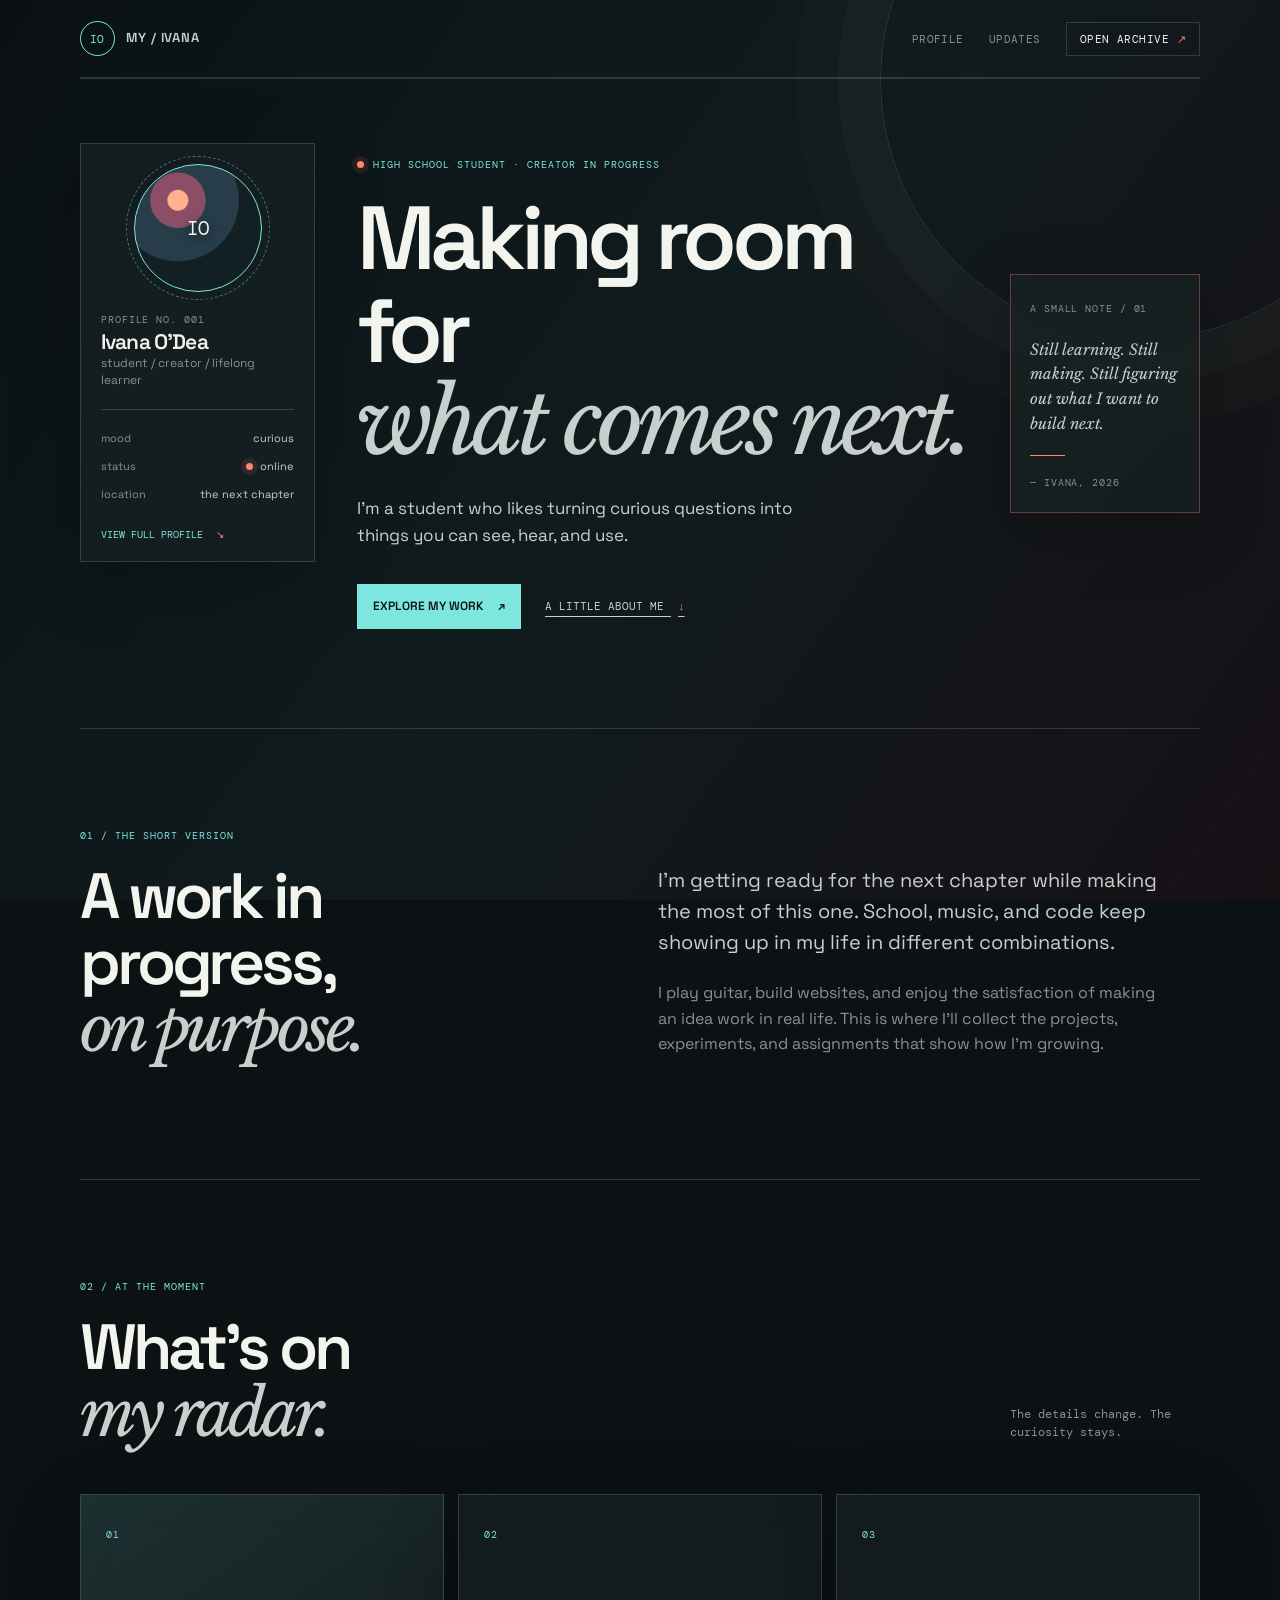
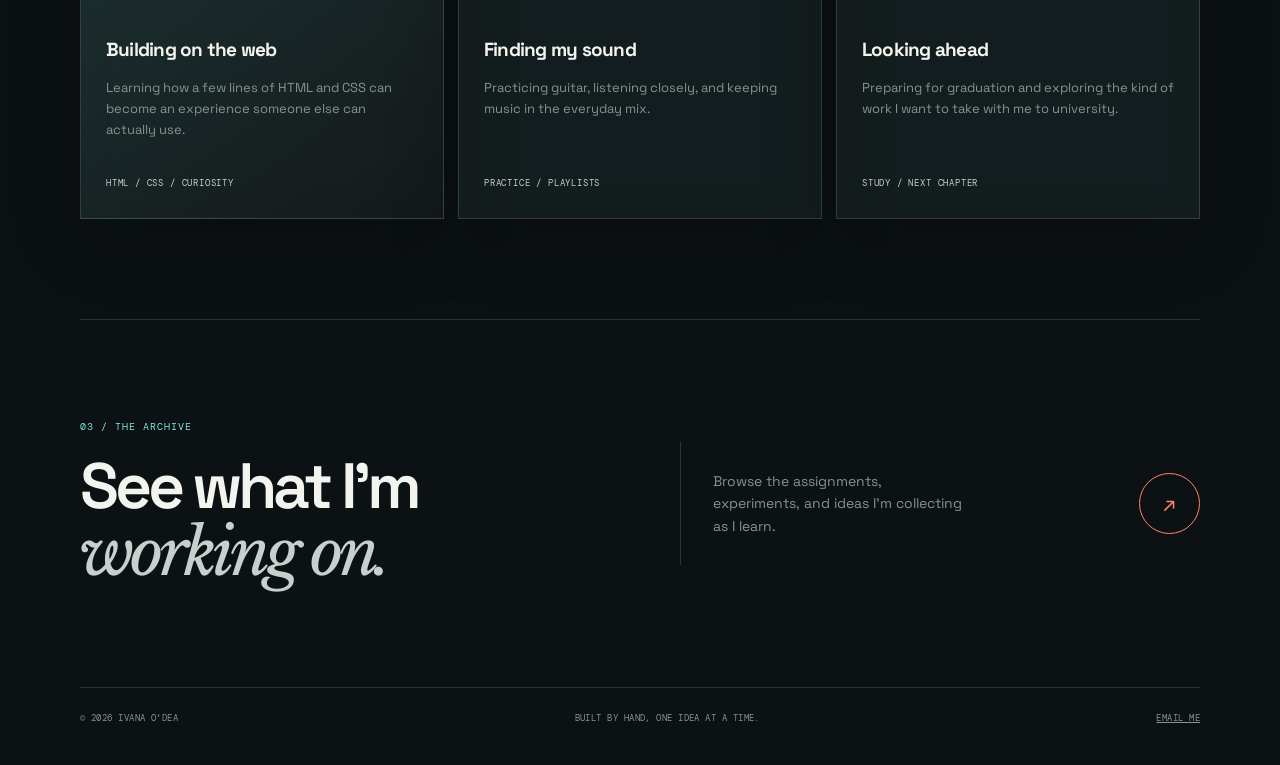
<file: index.html>
<!doctype html>
<html lang="en">

<head>
  <meta charset="utf-8">
  <meta name="viewport" content="width=device-width, initial-scale=1">

  <title>Ivana O'Dea | Student, creator, and lifelong learner</title>

  <meta name="description"
    content="The personal portfolio of Ivana O'Dea: a high school student exploring code, music, and creative work.">

  <link rel="stylesheet" href="styles.css">
</head>

<body>
  <div class="page-shell">
    <nav class="site-nav" aria-label="Main navigation">
      <a class="brand" href="index.html" aria-label="Ivana O'Dea home">
        <span class="brand-mark">IO</span>
        <span>my / ivana</span>
      </a>
      <div class="nav-links">
        <a href="#about">profile</a>
        <a href="#now">updates</a>
        <a class="nav-cta" href="assignments/index.html">open archive <span aria-hidden="true">↗</span></a>
      </div>
    </nav>

    <main>
      <section class="hero" aria-labelledby="hero-title">
        <aside class="profile-card glass-panel" aria-label="Profile summary">
          <div class="profile-photo" aria-hidden="true"><span>IO</span></div>
          <p class="profile-label">profile no. 001</p>
          <h2>Ivana O'Dea</h2>
          <p class="profile-role">student / creator / lifelong learner</p>
          <div class="profile-rule"></div>
          <dl class="profile-meta">
            <div>
              <dt>mood</dt>
              <dd>curious</dd>
            </div>
            <div>
              <dt>status</dt>
              <dd><span class="status-dot"></span> online</dd>
            </div>
            <div>
              <dt>location</dt>
              <dd>the next chapter</dd>
            </div>
          </dl>
          <a class="profile-link" href="#about">view full profile <span aria-hidden="true">↘</span></a>
        </aside>
        <div class="hero-stage">
          <div class="hero-copy">
            <p class="kicker"><span class="status-dot"></span> High school student · creator in progress</p>
            <h1 id="hero-title">Making room for<br><em>what comes next.</em></h1>
            <p class="hero-intro">I'm a student who likes turning curious questions into things you can see, hear, and
              use.</p>
            <div class="hero-actions">
              <a class="button button-primary" href="assignments/index.html">explore my work <span
                  aria-hidden="true">↗</span></a>
              <a class="text-link" href="#about">a little about me <span aria-hidden="true">↓</span></a>
            </div>
          </div>
          <aside class="hero-note glass-panel" aria-label="Personal note">
            <span class="note-label">a small note / 01</span>
            <p>Still learning. Still making. Still figuring out what I want to build next.</p>
            <span class="note-line"></span>
            <span class="note-signoff">— Ivana, 2026</span>
          </aside>
        </div>
      </section>

      <section class="about-section" id="about" aria-labelledby="about-title">
        <div class="section-heading">
          <p class="kicker">01 / The short version</p>
          <h2 id="about-title">A work in progress,<br><em>on purpose.</em></h2>
        </div>
        <div class="about-copy">
          <p class="large-copy">I'm getting ready for the next chapter while making the most of this one. School, music,
            and code keep showing up in my life in different combinations.</p>
          <p>I play guitar, build websites, and enjoy the satisfaction of making an idea work in real life. This is
            where I’ll collect the projects, experiments, and assignments that show how I’m growing.</p>
        </div>
      </section>

      <section class="now-section" id="now" aria-labelledby="now-title">
        <div class="section-heading split-heading">
          <div>
            <p class="kicker">02 / At the moment</p>
            <h2 id="now-title">What’s on<br><em>my radar.</em></h2>
          </div>
          <p class="section-aside">The details change. The curiosity stays.</p>
        </div>
        <div class="now-grid">
          <article class="glass-card featured-card">
            <span class="card-number">01</span>
            <h3>Building on the web</h3>
            <p>Learning how a few lines of HTML and CSS can become an experience someone else can actually use.</p>
            <span class="card-tag">HTML / CSS / curiosity</span>
          </article>
          <article class="glass-card">
            <span class="card-number">02</span>
            <h3>Finding my sound</h3>
            <p>Practicing guitar, listening closely, and keeping music in the everyday mix.</p>
            <span class="card-tag">Practice / playlists</span>
          </article>
          <article class="glass-card">
            <span class="card-number">03</span>
            <h3>Looking ahead</h3>
            <p>Preparing for graduation and exploring the kind of work I want to take with me to university.</p>
            <span class="card-tag">Study / next chapter</span>
          </article>
        </div>
      </section>

      <section class="assignments-panel" aria-labelledby="assignments-title">
        <div>
          <p class="kicker">03 / The archive</p>
          <h2 id="assignments-title">See what I’m<br><em>working on.</em></h2>
        </div>
        <div class="archive-action">
          <p>Browse the assignments, experiments, and ideas I’m collecting as I learn.</p>
          <a class="round-link" href="assignments/index.html" aria-label="Open assignments"><span
              aria-hidden="true">↗</span></a>
        </div>
      </section>
    </main>

    <footer>
      <p>© 2026 Ivana O'Dea</p>
      <p>Built by hand, one idea at a time.</p>
      <p><a href="mailto:io62428@stu.alaschools.org">email me</a></p>
    </footer>
  </div>

</body>

</html>
</file>
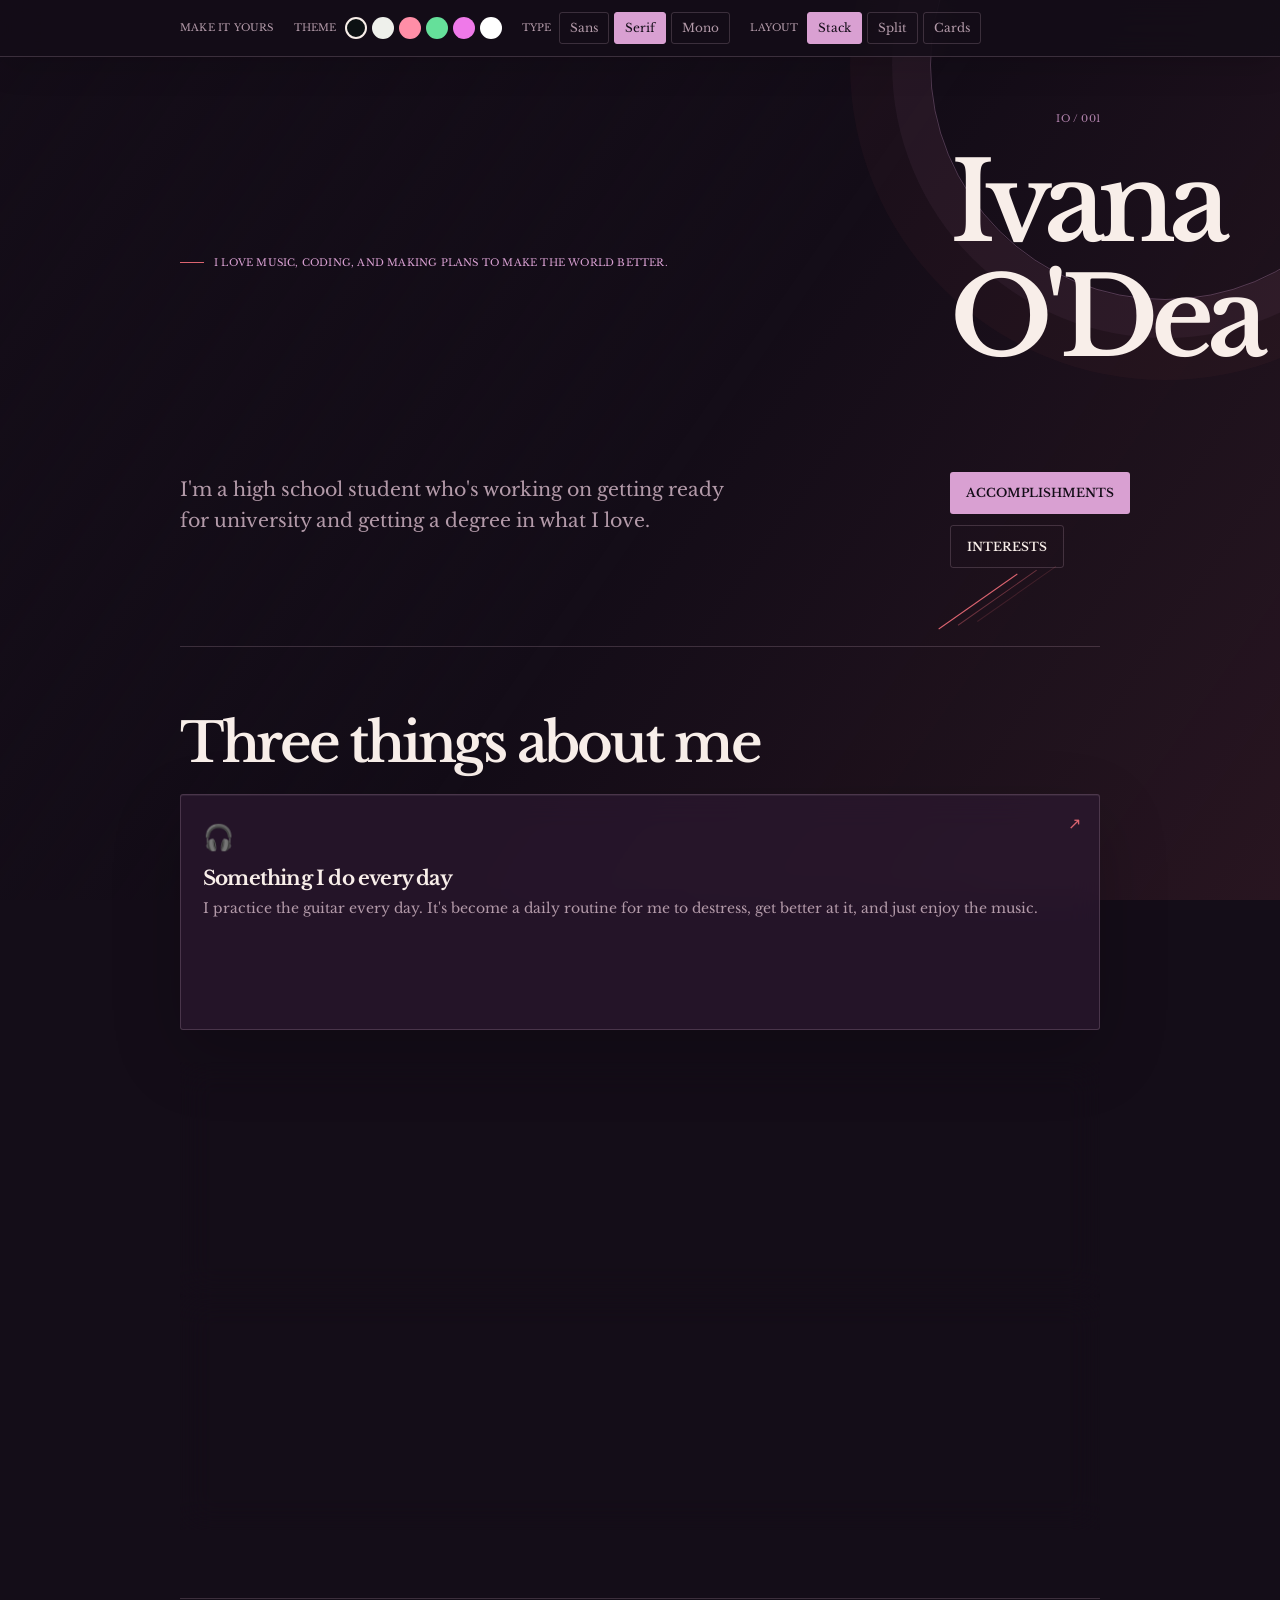
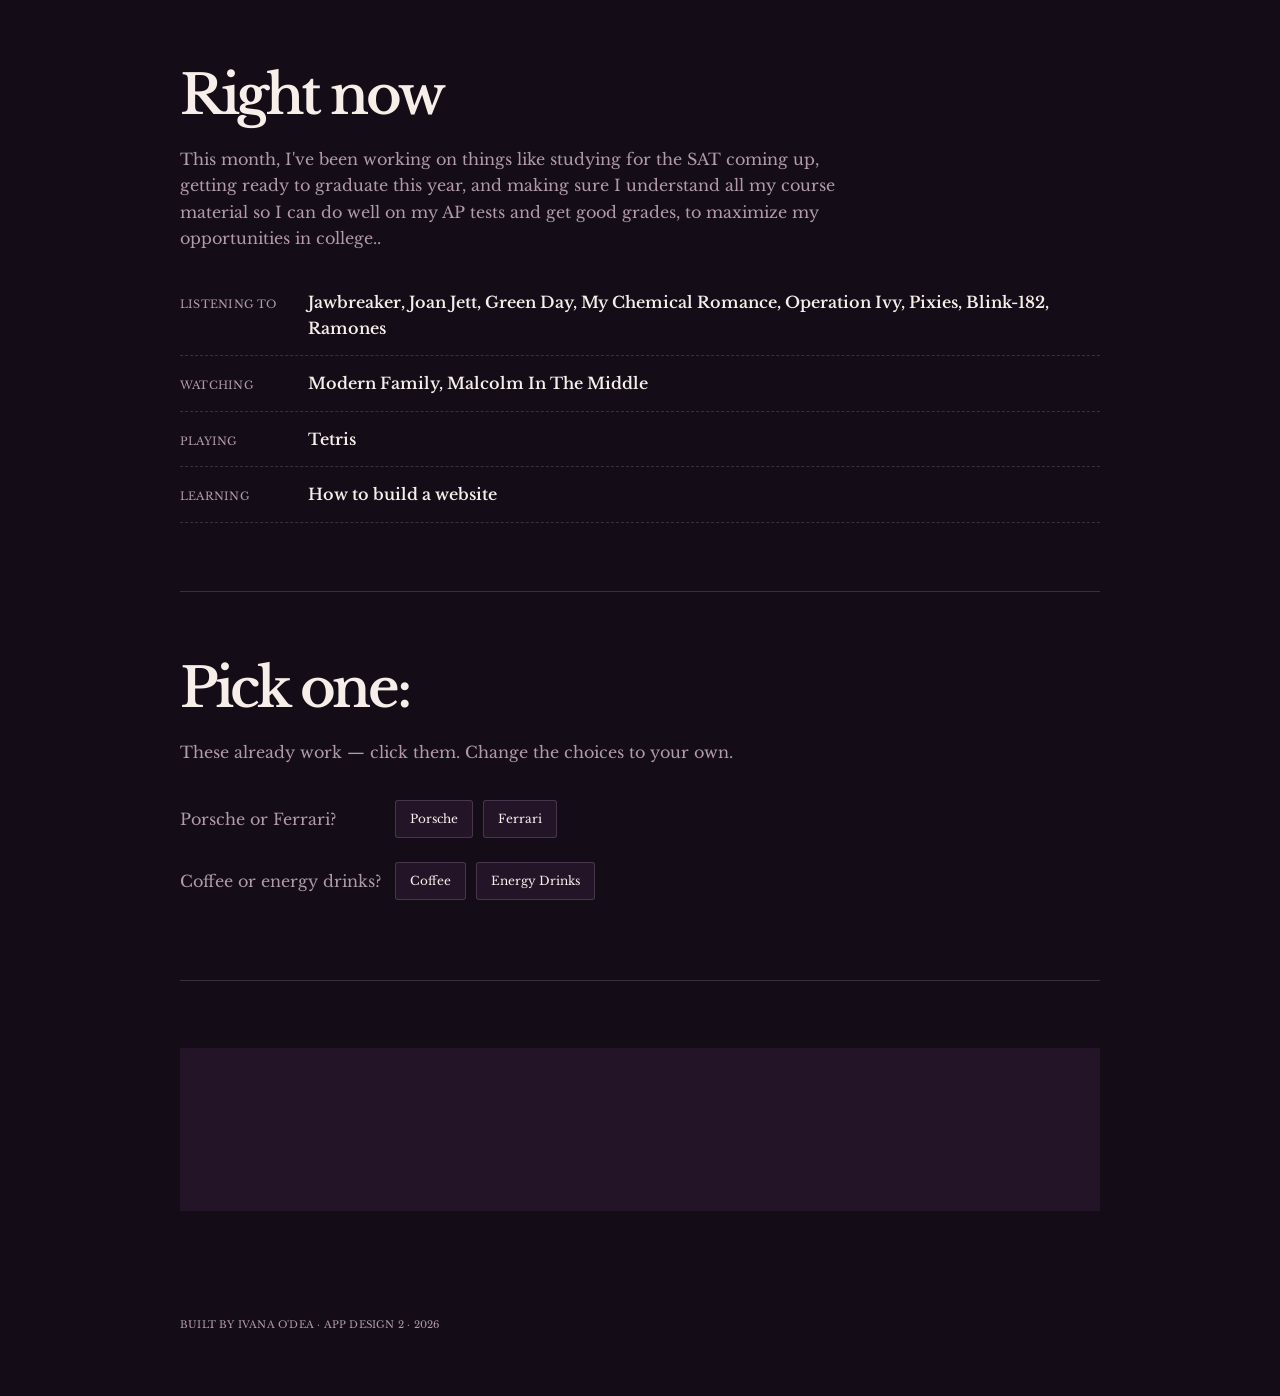
<file: assignments/index.html>
<!DOCTYPE html>


<html lang="en" data-theme="midnight" data-font="serif" data-layout="stack">

<head>
  <meta charset="utf-8">
  <meta name="viewport" content="width=device-width, initial-scale=1">

  <!-- TODO 1 — Put your name in the tab.
       This is what shows on the browser tab, not on the page. -->
  <title>Ivana O'Dea</title>

  <link rel="stylesheet" href="styles.css">
</head>

<body>

  <!-- ═══════════════════════════════════════════════════════════════════════
     THE CONTROL BAR
     These buttons already work. You do not have to touch them.
     Later in the unit you will learn how they work.
     ═══════════════════════════════════════════════════════════════════ -->
  <header class="controls" aria-label="Page controls">
    <span class="controls-label">Make it yours</span>

    <div class="control">
      <span class="control-name">Theme</span>
      <div class="swatches" data-control="theme">
        <button data-value="midnight" class="sw sw-midnight" aria-label="Midnight"></button>
        <button data-value="paper" class="sw sw-paper" aria-label="Paper"></button>
        <button data-value="sunset" class="sw sw-sunset" aria-label="Sunset"></button>
        <button data-value="forest" class="sw sw-forest" aria-label="Forest"></button>
        <button data-value="candy" class="sw sw-candy" aria-label="Candy"></button>
        <button data-value="mono" class="sw sw-mono" aria-label="Mono"></button>
      </div>
    </div>

    <div class="control">
      <span class="control-name">Type</span>
      <div class="pills" data-control="font">
        <button data-value="sans">Sans</button>
        <button data-value="serif">Serif</button>
        <button data-value="mono">Mono</button>
      </div>
    </div>

    <div class="control">
      <span class="control-name">Layout</span>
      <div class="pills" data-control="layout">
        <button data-value="stack">Stack</button>
        <button data-value="split">Split</button>
        <button data-value="cards">Cards</button>
      </div>
    </div>
  </header>

  <main>

    <!-- ═════════════════════════════════════════════════════════════════════
       SECTION 1 — THE HERO
       This is the first thing anyone sees. Make it sound like you.
       ═══════════════════════════════════════════════════════════════════ -->
    <section class="hero">
      <!-- TODO 2 — Replace this with something true about you in 3-5 words.
         Not "Welcome to my website". Something only you would write. -->
      <p class="eyebrow">I love music, coding, and making plans to make the world better.</p>

      <!-- TODO 3 — Your name. This is the biggest text on the page. -->
      <h1>Ivana O'Dea</h1>

      <!-- TODO 4 — One sentence. What should someone know about you first? -->
      <p class="lede">
        I'm a high school student who's working on getting ready for university and getting a degree in what I love.
      </p>

      <!-- TODO 5 — Change these two buttons to say what YOU want them to say. -->
      <div class="hero-actions">
        <a class="btn btn-solid" href="#things">Accomplishments</a>
        <a class="btn btn-ghost" href="#now">Interests</a>
      </div>
    </section>

    <!-- ═════════════════════════════════════════════════════════════════════
       SECTION 2 — THREE THINGS
       ═══════════════════════════════════════════════════════════════════ -->
    <section id="things">
      <h2>Three things about me</h2>

      <div class="grid">
        <!-- TODO 6 — Replace all three cards. Keep the shape, change the words.
           The emoji is just text — swap it for any character you like. -->
        <article class="card" data-reveal>
          <span class="card-icon">🎧</span>
          <h3>Something I do every day</h3>
          <p>I practice the guitar every day. It's become a daily routine for me to destress, get better at it, and just
            enjoy the music.</p>
        </article>

        <article class="card" data-reveal>
          <span class="card-icon">🛠️</span>
          <h3>Something I am good at</h3>
          <p>I've always been really good with creating things, whether it's online or in real life. I love creating
            music, I love building things, I love fixing things and I love to program things.</p>
        </article>

        <article class="card" data-reveal>
          <span class="card-icon">🎯</span>
          <h3>Something I want to get better at</h3>
          <p>Even though I've been doing it for a long time, I want to become a better programmer, because it's an
            important skill to have, and I'm going to use it in my job in the future.</p>
        </article>
      </div>
    </section>

    <!-- ═════════════════════════════════════════════════════════════════════
       SECTION 3 — THE NOW LIST
       ═══════════════════════════════════════════════════════════════════ -->
    <section id="now">
      <h2>Right now</h2>
      <p class="section-note">This month, I've been working on things like studying for the SAT coming up, getting ready
        to graduate this year, and making sure I understand all my course material so I can do well on my AP tests and
        get good grades, to maximize my opportunities in college..</p>

      <!-- TODO 7 — Change every line. Add or delete rows: copy a whole
         <li> ... </li> block to add one, delete the block to remove one. -->
      <ul class="nowlist">
        <li><span class="now-k">Listening to</span><span class="now-v">Jawbreaker, Joan Jett, Green Day, My Chemical
            Romance, Operation Ivy, Pixies, Blink-182, Ramones</span></li>
        <li><span class="now-k">Watching</span><span class="now-v">Modern Family, Malcolm In The Middle</span></li>
        <li><span class="now-k">Playing</span><span class="now-v">Tetris</span></li>
        <li><span class="now-k">Learning</span><span class="now-v">How to build a website</span></li>
      </ul>
    </section>

    <!-- ═════════════════════════════════════════════════════════════════════
       SECTION 4 — THE PICK-ONE
       Click the options. The page remembers your answer.
       ═══════════════════════════════════════════════════════════════════ -->
    <section>
      <h2>Pick one:</h2>
      <p class="section-note">These already work — click them. Change the choices to your own.</p>

      <!-- TODO 8 — Write two of your own either/or questions.
         Change the text inside the buttons. -->
      <div class="picker" data-picker="q1">
        <span class="picker-q">Porsche or Ferrari?</span>
        <button data-pick="Porsche">Porsche</button>
        <button data-pick="Ferrari">Ferrari</button>
      </div>

      <div class="picker" data-picker="q2">
        <span class="picker-q">Coffee or energy drinks?</span>
        <button data-pick="Coffee">Coffee</button>
        <button data-pick="Energy Drinks">Energy Drinks</button>
      </div>
    </section>

    <!-- ═════════════════════════════════════════════════════════════════════
       SECTION 5 — THE QUOTE
       ═══════════════════════════════════════════════════════════════════ -->
    <section>
      <!-- TODO 9 — A line you actually like. A lyric, a saying, your own words. -->
      <blockquote>
        <p>What's the closest you can come to an almost total wreck and still walk away, all limbs intact?</p>
        <cite>— Jawbreaker/Blake Schwarzenbach, Accident Prone</cite>
      </blockquote>
    </section>

  </main>

  <footer>
    <!-- TODO 10 — Your name and the year. -->
    <p>Built by Ivana O'Dea · App Design 2 · 2026</p>
  </footer>

  <!-- app.js is DONE FOR YOU. Do not edit it yet — we open it in Unit 03. -->
  <script src="app.js"></script>
</body>

</html>
</file>
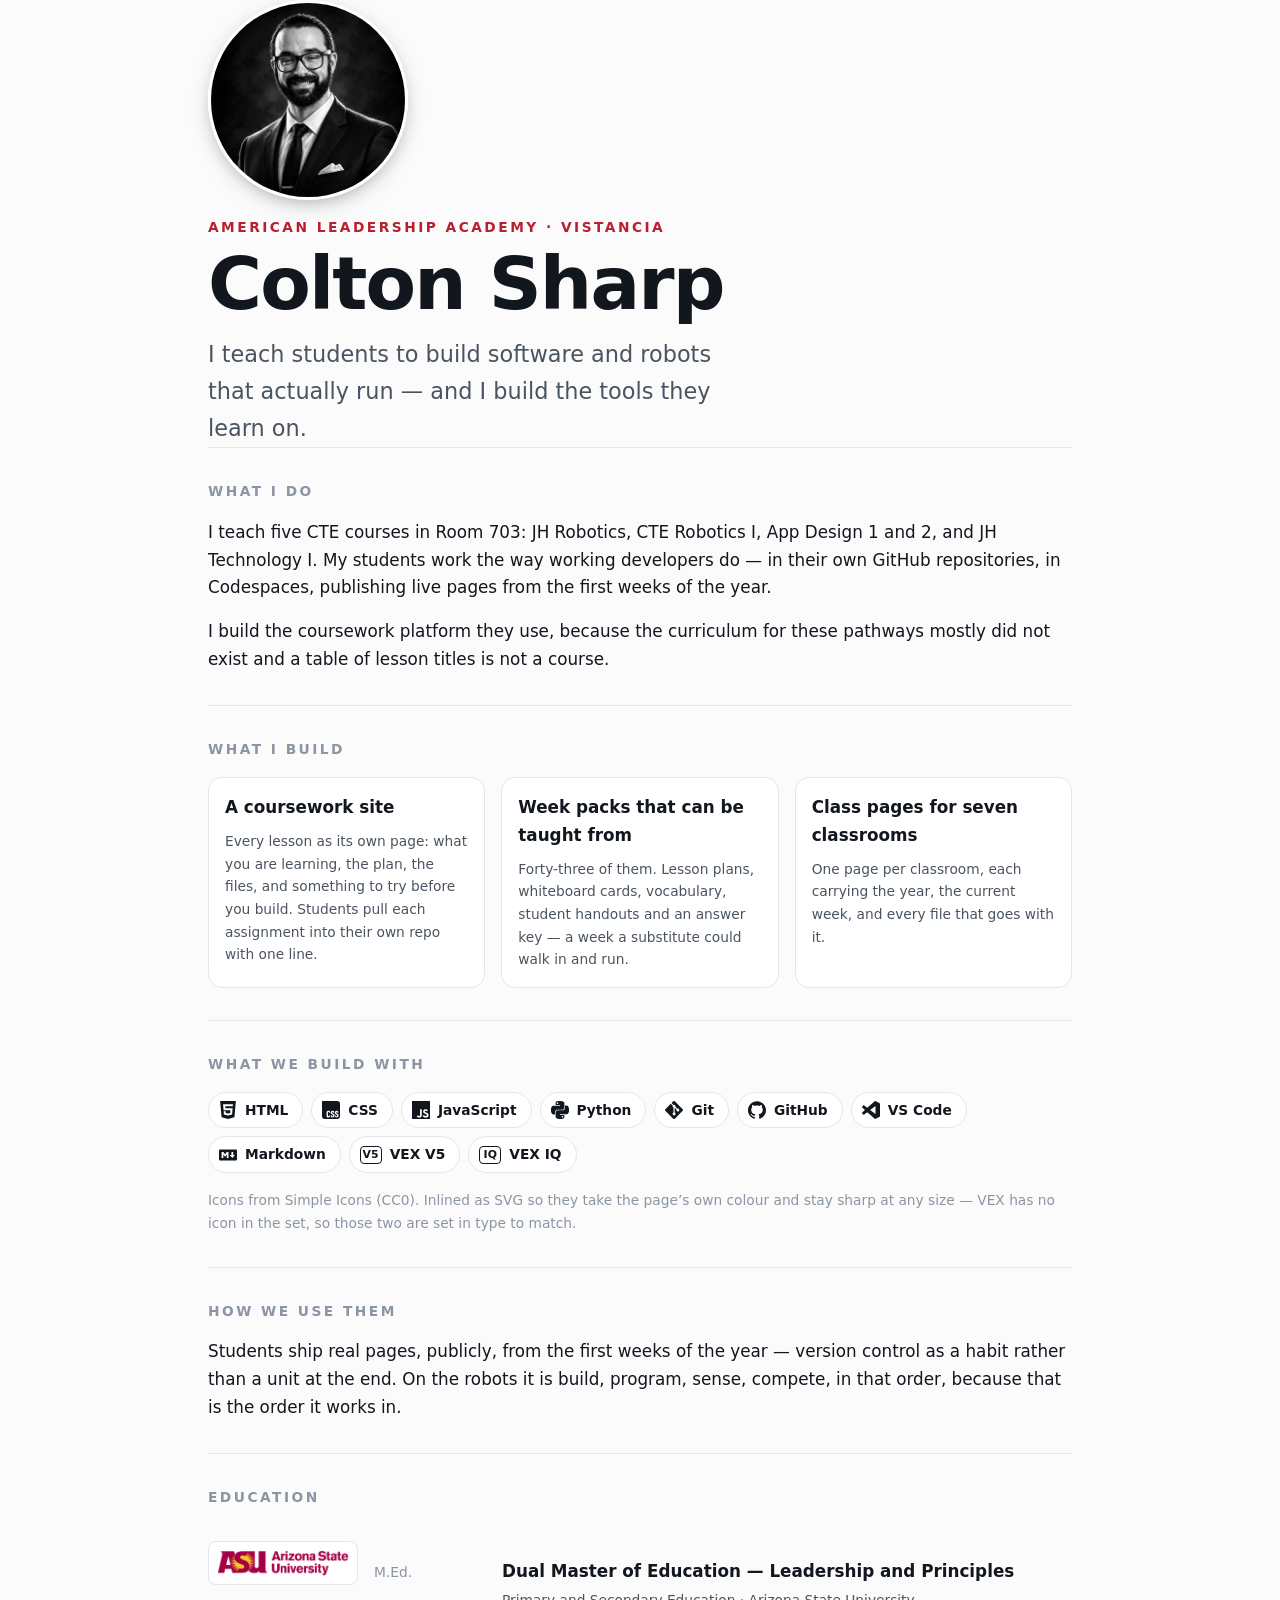
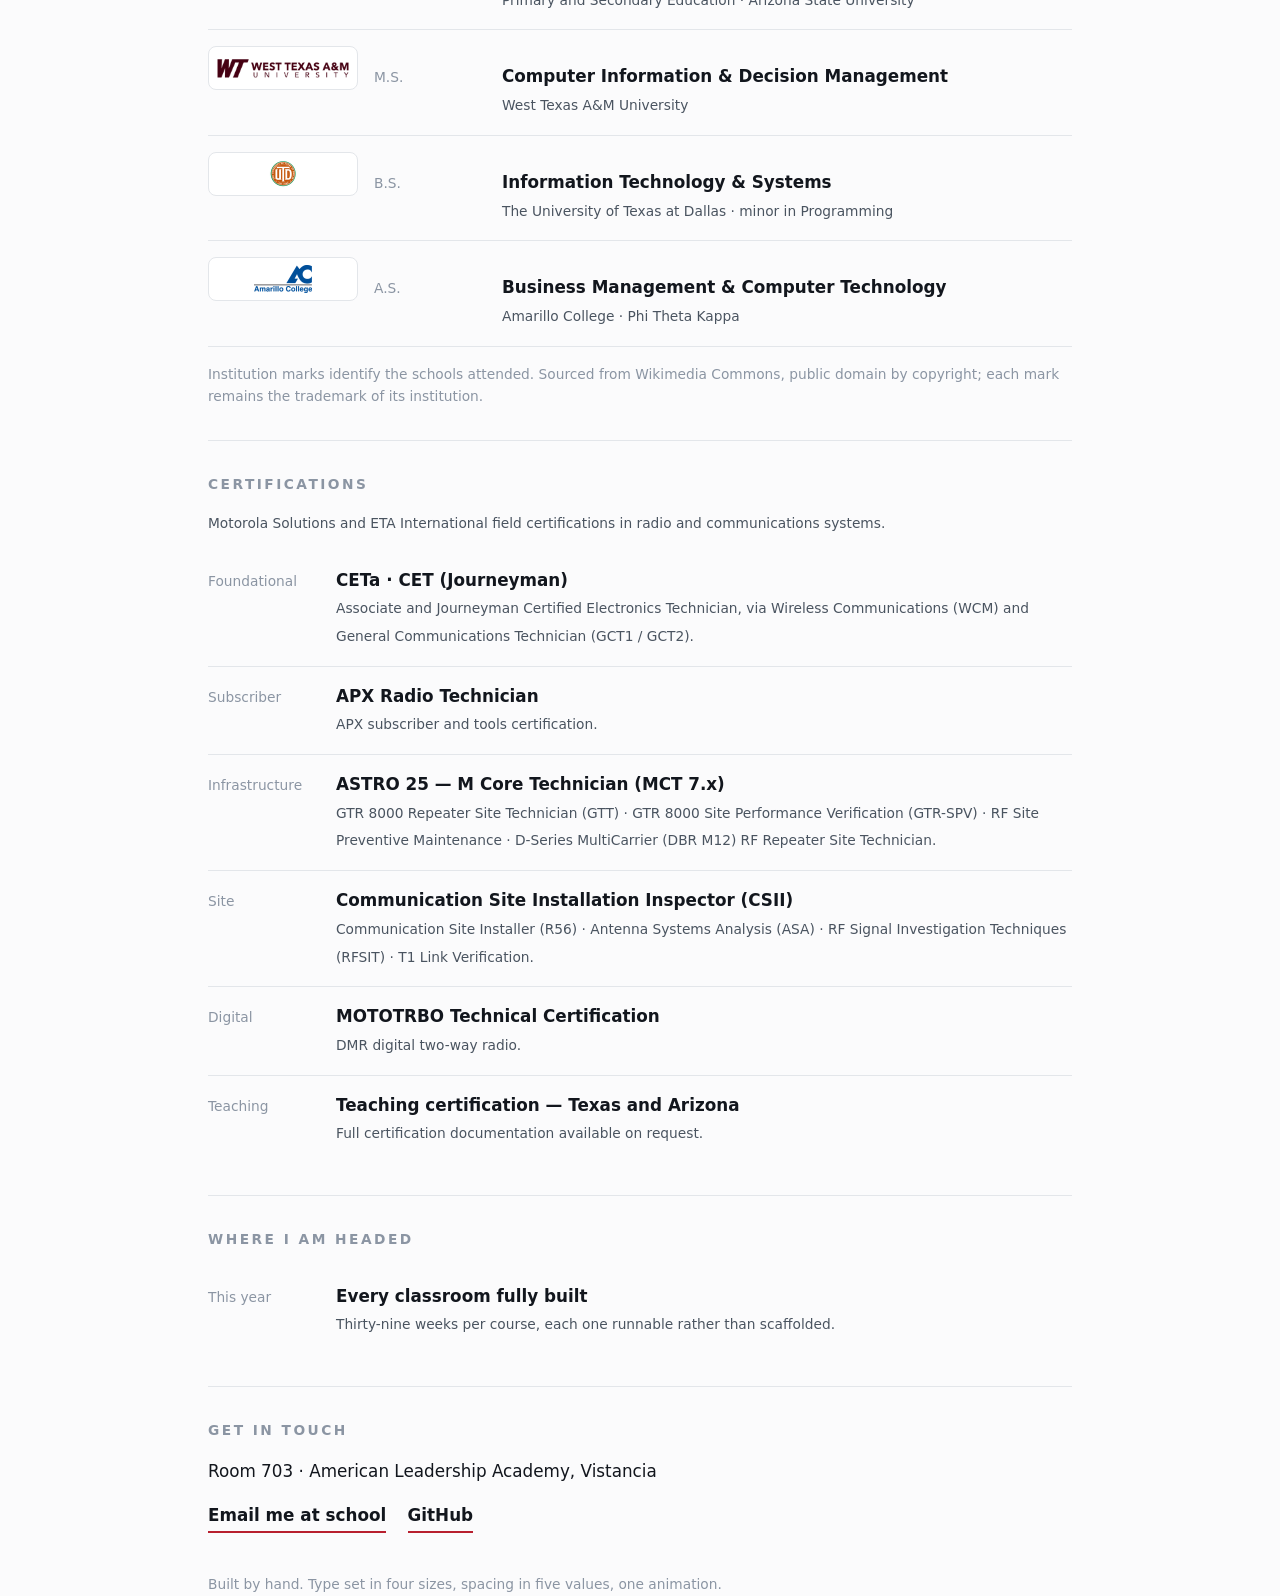
<file: profile/example/index.html>
<!doctype html>
<html lang="en">
<head>
<meta charset="utf-8">
<meta name="viewport" content="width=device-width,initial-scale=1">
<title>Colton Sharp — CTE Software &amp; Robotics</title>
<meta name="description" content="CTE teacher at American Leadership Academy, Vistancia. Robotics, software and app design.">
<link rel="stylesheet" href="styles.css">
<!-- Opt in to the reveal only when scripting is available. Without this line the page hides
     content it might never show. -->
<script>document.documentElement.className += " js";</script>
</head>
<body>

<header class="wrap">
  <!-- The portrait is 400px for a slot that renders at 200 — twice the size, so it stays sharp
       on a phone screen and no larger. The original was a 2 MB PNG; this is 23 KB. A photo that
       makes someone wait is a photo working against you. -->
  <img class="portrait" src="portrait.jpg" width="400" height="400" alt="Portrait of Colton Sharp"
       loading="eager" decoding="async">
  <p class="eyebrow">American Leadership Academy &middot; Vistancia</p>
  <h1>Colton Sharp</h1>
  <p class="tagline">I teach students to build software and robots that actually run &mdash; and
  I build the tools they learn on.</p>
</header>

<main class="wrap">

  <section class="rise">
    <h2>What I do</h2>
    <p>I teach five CTE courses in Room 703: JH Robotics, CTE Robotics I, App Design 1 and 2, and
    JH Technology I. My students work the way working developers do &mdash; in their own GitHub
    repositories, in Codespaces, publishing live pages from the first weeks of the year.</p>
    <p>I build the coursework platform they use, because the curriculum for these pathways mostly
    did not exist and a table of lesson titles is not a course.</p>
  </section>

  <section class="rise">
    <h2>What I build</h2>
    <div class="grid">
      <div class="card"><h3>A coursework site</h3>
        <p>Every lesson as its own page: what you are learning, the plan, the files, and something
        to try before you build. Students pull each assignment into their own repo with one line.</p></div>
      <div class="card"><h3>Week packs that can be taught from</h3>
        <p>Forty-three of them. Lesson plans, whiteboard cards, vocabulary, student handouts and an
        answer key &mdash; a week a substitute could walk in and run.</p></div>
      <div class="card"><h3>Class pages for seven classrooms</h3>
        <p>One page per classroom, each carrying the year, the current week, and every file that
        goes with it.</p></div>
    </div>
  </section>

  <section class="rise">
    <h2>What we build with</h2>
    <ul class="tools">
      <li class="tool"><span class="ic"><svg fill="currentColor" aria-hidden="true" focusable="false" role="img" viewBox="0 0 24 24" xmlns="http://www.w3.org/2000/svg"><title>HTML5</title><path d="M1.5 0h21l-1.91 21.563L11.977 24l-8.564-2.438L1.5 0zm7.031 9.75l-.232-2.718 10.059.003.23-2.622L5.412 4.41l.698 8.01h9.126l-.326 3.426-2.91.804-2.955-.81-.188-2.11H6.248l.33 4.171L12 19.351l5.379-1.443.744-8.157H8.531z"/></svg></span><span>HTML</span></li>
      <li class="tool"><span class="ic"><svg fill="currentColor" aria-hidden="true" focusable="false" role="img" viewBox="0 0 24 24" xmlns="http://www.w3.org/2000/svg"><title>CSS</title><path d="M0 0v20.16A3.84 3.84 0 0 0 3.84 24h16.32A3.84 3.84 0 0 0 24 20.16V3.84A3.84 3.84 0 0 0 20.16 0Zm14.256 13.08c1.56 0 2.28 1.08 2.304 2.64h-1.608c.024-.288-.048-.6-.144-.84-.096-.192-.288-.264-.552-.264-.456 0-.696.264-.696.84-.024.576.288.888.768 1.08.72.288 1.608.744 1.92 1.296q.432.648.432 1.656c0 1.608-.912 2.592-2.496 2.592-1.656 0-2.4-1.032-2.424-2.688h1.68c0 .792.264 1.176.792 1.176.264 0 .456-.072.552-.24.192-.312.24-1.176-.048-1.512-.312-.408-.912-.6-1.32-.816q-.828-.396-1.224-.936c-.24-.36-.36-.888-.36-1.536 0-1.44.936-2.472 2.424-2.448m5.4 0c1.584 0 2.304 1.08 2.328 2.64h-1.608c0-.288-.048-.6-.168-.84-.096-.192-.264-.264-.528-.264-.48 0-.72.264-.72.84s.288.888.792 1.08c.696.288 1.608.744 1.92 1.296.264.432.408.984.408 1.656.024 1.608-.888 2.592-2.472 2.592-1.68 0-2.424-1.056-2.448-2.688h1.68c0 .744.264 1.176.792 1.176.264 0 .456-.072.552-.24.216-.312.264-1.176-.048-1.512-.288-.408-.888-.6-1.32-.816-.552-.264-.96-.576-1.2-.936s-.36-.888-.36-1.536c-.024-1.44.912-2.472 2.4-2.448m-11.031.018c.711-.006 1.419.198 1.839.63.432.432.672 1.128.648 1.992H9.336c.024-.456-.096-.792-.432-.96-.312-.144-.768-.048-.888.24-.12.264-.192.576-.168.864v3.504c0 .744.264 1.128.768 1.128a.65.65 0 0 0 .552-.264c.168-.24.192-.552.168-.84h1.776c.096 1.632-.984 2.712-2.568 2.688-1.536 0-2.496-.864-2.472-2.472v-4.032c0-.816.24-1.44.696-1.848.432-.408 1.146-.624 1.857-.63"/></svg></span><span>CSS</span></li>
      <li class="tool"><span class="ic"><svg fill="currentColor" aria-hidden="true" focusable="false" role="img" viewBox="0 0 24 24" xmlns="http://www.w3.org/2000/svg"><title>JavaScript</title><path d="M0 0h24v24H0V0zm22.034 18.276c-.175-1.095-.888-2.015-3.003-2.873-.736-.345-1.554-.585-1.797-1.14-.091-.33-.105-.51-.046-.705.15-.646.915-.84 1.515-.66.39.12.75.42.976.9 1.034-.676 1.034-.676 1.755-1.125-.27-.42-.404-.601-.586-.78-.63-.705-1.469-1.065-2.834-1.034l-.705.089c-.676.165-1.32.525-1.71 1.005-1.14 1.291-.811 3.541.569 4.471 1.365 1.02 3.361 1.244 3.616 2.205.24 1.17-.87 1.545-1.966 1.41-.811-.18-1.26-.586-1.755-1.336l-1.83 1.051c.21.48.45.689.81 1.109 1.74 1.756 6.09 1.666 6.871-1.004.029-.09.24-.705.074-1.65l.046.067zm-8.983-7.245h-2.248c0 1.938-.009 3.864-.009 5.805 0 1.232.063 2.363-.138 2.711-.33.689-1.18.601-1.566.48-.396-.196-.597-.466-.83-.855-.063-.105-.11-.196-.127-.196l-1.825 1.125c.305.63.75 1.172 1.324 1.517.855.51 2.004.675 3.207.405.783-.226 1.458-.691 1.811-1.411.51-.93.402-2.07.397-3.346.012-2.054 0-4.109 0-6.179l.004-.056z"/></svg></span><span>JavaScript</span></li>
      <li class="tool"><span class="ic"><svg fill="currentColor" aria-hidden="true" focusable="false" role="img" viewBox="0 0 24 24" xmlns="http://www.w3.org/2000/svg"><title>Python</title><path d="M14.25.18l.9.2.73.26.59.3.45.32.34.34.25.34.16.33.1.3.04.26.02.2-.01.13V8.5l-.05.63-.13.55-.21.46-.26.38-.3.31-.33.25-.35.19-.35.14-.33.1-.3.07-.26.04-.21.02H8.77l-.69.05-.59.14-.5.22-.41.27-.33.32-.27.35-.2.36-.15.37-.1.35-.07.32-.04.27-.02.21v3.06H3.17l-.21-.03-.28-.07-.32-.12-.35-.18-.36-.26-.36-.36-.35-.46-.32-.59-.28-.73-.21-.88-.14-1.05-.05-1.23.06-1.22.16-1.04.24-.87.32-.71.36-.57.4-.44.42-.33.42-.24.4-.16.36-.1.32-.05.24-.01h.16l.06.01h8.16v-.83H6.18l-.01-2.75-.02-.37.05-.34.11-.31.17-.28.25-.26.31-.23.38-.2.44-.18.51-.15.58-.12.64-.1.71-.06.77-.04.84-.02 1.27.05zm-6.3 1.98l-.23.33-.08.41.08.41.23.34.33.22.41.09.41-.09.33-.22.23-.34.08-.41-.08-.41-.23-.33-.33-.22-.41-.09-.41.09zm13.09 3.95l.28.06.32.12.35.18.36.27.36.35.35.47.32.59.28.73.21.88.14 1.04.05 1.23-.06 1.23-.16 1.04-.24.86-.32.71-.36.57-.4.45-.42.33-.42.24-.4.16-.36.09-.32.05-.24.02-.16-.01h-8.22v.82h5.84l.01 2.76.02.36-.05.34-.11.31-.17.29-.25.25-.31.24-.38.2-.44.17-.51.15-.58.13-.64.09-.71.07-.77.04-.84.01-1.27-.04-1.07-.14-.9-.2-.73-.25-.59-.3-.45-.33-.34-.34-.25-.34-.16-.33-.1-.3-.04-.25-.02-.2.01-.13v-5.34l.05-.64.13-.54.21-.46.26-.38.3-.32.33-.24.35-.2.35-.14.33-.1.3-.06.26-.04.21-.02.13-.01h5.84l.69-.05.59-.14.5-.21.41-.28.33-.32.27-.35.2-.36.15-.36.1-.35.07-.32.04-.28.02-.21V6.07h2.09l.14.01zm-6.47 14.25l-.23.33-.08.41.08.41.23.33.33.23.41.08.41-.08.33-.23.23-.33.08-.41-.08-.41-.23-.33-.33-.23-.41-.08-.41.08z"/></svg></span><span>Python</span></li>
      <li class="tool"><span class="ic"><svg fill="currentColor" aria-hidden="true" focusable="false" role="img" viewBox="0 0 24 24" xmlns="http://www.w3.org/2000/svg"><title>Git</title><path d="M13.09 23.549a1.54 1.54 0 0 1-2.18 0L.451 13.089a1.54 1.54 0 0 1 0-2.179l7.191-7.19 2.733 2.733a1.85 1.85 0 0 0 .964 2.326v6.66a1.849 1.849 0 1 0 1.54 0V8.957l2.508 2.508a1.85 1.85 0 1 0 1.09-1.09l-2.634-2.634a1.85 1.85 0 0 0-2.378-2.377L8.73 2.63 10.91.451a1.54 1.54 0 0 1 2.179 0l10.459 10.46a1.54 1.54 0 0 1 0 2.179z"/></svg></span><span>Git</span></li>
      <li class="tool"><span class="ic"><svg fill="currentColor" aria-hidden="true" focusable="false" role="img" viewBox="0 0 24 24" xmlns="http://www.w3.org/2000/svg"><title>GitHub</title><path d="M12 .297c-6.63 0-12 5.373-12 12 0 5.303 3.438 9.8 8.205 11.385.6.113.82-.258.82-.577 0-.285-.01-1.04-.015-2.04-3.338.724-4.042-1.61-4.042-1.61C4.422 18.07 3.633 17.7 3.633 17.7c-1.087-.744.084-.729.084-.729 1.205.084 1.838 1.236 1.838 1.236 1.07 1.835 2.809 1.305 3.495.998.108-.776.417-1.305.76-1.605-2.665-.3-5.466-1.332-5.466-5.93 0-1.31.465-2.38 1.235-3.22-.135-.303-.54-1.523.105-3.176 0 0 1.005-.322 3.3 1.23.96-.267 1.98-.399 3-.405 1.02.006 2.04.138 3 .405 2.28-1.552 3.285-1.23 3.285-1.23.645 1.653.24 2.873.12 3.176.765.84 1.23 1.91 1.23 3.22 0 4.61-2.805 5.625-5.475 5.92.42.36.81 1.096.81 2.22 0 1.606-.015 2.896-.015 3.286 0 .315.21.69.825.57C20.565 22.092 24 17.592 24 12.297c0-6.627-5.373-12-12-12"/></svg></span><span>GitHub</span></li>
      <li class="tool"><span class="ic"><svg fill="currentColor" aria-hidden="true" focusable="false" role="img" viewBox="0 0 24 24" xmlns="http://www.w3.org/2000/svg"><title>Visual Studio Code</title><path d="M23.15 2.587L18.21.21a1.494 1.494 0 0 0-1.705.29l-9.46 8.63-4.12-3.128a.999.999 0 0 0-1.276.057L.327 7.261A1 1 0 0 0 .326 8.74L3.899 12 .326 15.26a1 1 0 0 0 .001 1.479L1.65 17.94a.999.999 0 0 0 1.276.057l4.12-3.128 9.46 8.63a1.492 1.492 0 0 0 1.704.29l4.942-2.377A1.5 1.5 0 0 0 24 20.06V3.939a1.5 1.5 0 0 0-.85-1.352zm-5.146 14.861L10.826 12l7.178-5.448v10.896z"/></svg></span><span>VS Code</span></li>
      <li class="tool"><span class="ic"><svg fill="currentColor" aria-hidden="true" focusable="false" role="img" viewBox="0 0 24 24" xmlns="http://www.w3.org/2000/svg"><title>Markdown</title><path d="M22.27 19.385H1.73A1.73 1.73 0 010 17.655V6.345a1.73 1.73 0 011.73-1.73h20.54A1.73 1.73 0 0124 6.345v11.308a1.73 1.73 0 01-1.73 1.731zM5.769 15.923v-4.5l2.308 2.885 2.307-2.885v4.5h2.308V8.078h-2.308l-2.307 2.885-2.308-2.885H3.46v7.847zM21.232 12h-2.309V8.077h-2.307V12h-2.308l3.461 4.039z"/></svg></span><span>Markdown</span></li>
      <li class="tool"><span class="ic ic-t">V5</span><span>VEX V5</span></li>
      <li class="tool"><span class="ic ic-t">IQ</span><span>VEX IQ</span></li>
    </ul>
    <p class="src">Icons from Simple Icons (CC0). Inlined as SVG so they take the page&rsquo;s own
    colour and stay sharp at any size &mdash; VEX has no icon in the set, so those two are set in
    type to match.</p>
  </section>

  <section class="rise">
    <h2>How we use them</h2>
    <p>Students ship real pages, publicly, from the first weeks of the year &mdash; version control
    as a habit rather than a unit at the end. On the robots it is build, program, sense, compete,
    in that order, because that is the order it works in.</p>
  </section>

  <section class="rise">
    <h2>Education</h2>
    <div class="row"><span class="badge"><img src="logos/asu.png" alt="Arizona State University" height="28" loading="lazy" decoding="async"></span><span class="when">M.Ed.</span>
      <span class="what"><b>Dual Master of Education &mdash; Leadership and Principles</b>
      <span>Primary and Secondary Education &middot; Arizona State University</span></span></div>
    <div class="row"><span class="badge"><img src="logos/wtamu.png" alt="West Texas A&amp;M University" height="28" loading="lazy" decoding="async"></span><span class="when">M.S.</span>
      <span class="what"><b>Computer Information &amp; Decision Management</b>
      <span>West Texas A&amp;M University</span></span></div>
    <div class="row"><span class="badge"><img src="logos/utd.png" alt="The University of Texas at Dallas" height="28" loading="lazy" decoding="async"></span><span class="when">B.S.</span>
      <span class="what"><b>Information Technology &amp; Systems</b>
      <span>The University of Texas at Dallas &middot; minor in Programming</span></span></div>
    <div class="row"><span class="badge"><img src="logos/ac.png" alt="Amarillo College" height="28" loading="lazy" decoding="async"></span><span class="when">A.S.</span>
      <span class="what"><b>Business Management &amp; Computer Technology</b>
      <span>Amarillo College &middot; Phi Theta Kappa</span></span></div>
    <p class="src">Institution marks identify the schools attended. Sourced from Wikimedia Commons,
    public domain by copyright; each mark remains the trademark of its institution.</p>
  </section>

  <section class="rise">
    <h2>Certifications</h2>
    <p style="color:var(--soft);font-size:var(--t-small);margin:0 0 var(--s-3)">
    Motorola Solutions and ETA International field certifications in radio and communications
    systems.</p>
    <div class="row"><span class="when">Foundational</span>
      <span class="what"><b>CETa &middot; CET (Journeyman)</b>
      <span>Associate and Journeyman Certified Electronics Technician, via Wireless
      Communications (WCM) and General Communications Technician (GCT1 / GCT2).</span></span></div>
    <div class="row"><span class="when">Subscriber</span>
      <span class="what"><b>APX Radio Technician</b>
      <span>APX subscriber and tools certification.</span></span></div>
    <div class="row"><span class="when">Infrastructure</span>
      <span class="what"><b>ASTRO 25 &mdash; M Core Technician (MCT 7.x)</b>
      <span>GTR 8000 Repeater Site Technician (GTT) &middot; GTR 8000 Site Performance
      Verification (GTR-SPV) &middot; RF Site Preventive Maintenance &middot; D-Series
      MultiCarrier (DBR M12) RF Repeater Site Technician.</span></span></div>
    <div class="row"><span class="when">Site</span>
      <span class="what"><b>Communication Site Installation Inspector (CSII)</b>
      <span>Communication Site Installer (R56) &middot; Antenna Systems Analysis (ASA) &middot;
      RF Signal Investigation Techniques (RFSIT) &middot; T1 Link Verification.</span></span></div>
    <div class="row"><span class="when">Digital</span>
      <span class="what"><b>MOTOTRBO Technical Certification</b>
      <span>DMR digital two-way radio.</span></span></div>
    <div class="row"><span class="when">Teaching</span>
      <span class="what"><b>Teaching certification &mdash; Texas and Arizona</b>
      <span>Full certification documentation available on request.</span></span></div>
  </section>

  <section class="rise">
    <h2>Where I am headed</h2>
    <div class="row"><span class="when">This year</span>
      <span class="what"><b>Every classroom fully built</b>
      <span>Thirty-nine weeks per course, each one runnable rather than scaffolded.</span></span></div>
  </section>

  <section class="rise contact">
    <h2>Get in touch</h2>
    <p>Room 703 &middot; American Leadership Academy, Vistancia</p>
    <p><a href="mailto:colton.sharp@alaschools.org">Email me at school</a>
       <a href="https://github.com/coltonsharp-dev">GitHub</a></p>
  </section>

</main>

<footer class="wrap">Built by hand. Type set in four sizes, spacing in five values, one animation.</footer>

<script>
/* The reveal. IntersectionObserver rather than a scroll listener — the browser tells us when an
   element arrives instead of us asking hundreds of times a second.
   If someone has asked their system for reduced motion we do not observe at all: everything is
   simply shown. The CSS handles it too, but doing it here as well means no work is even queued. */
const reduce = window.matchMedia("(prefers-reduced-motion: reduce)").matches;
const items = document.querySelectorAll(".rise");
if (reduce || !("IntersectionObserver" in window)) {
  items.forEach(el => el.classList.add("in"));
} else {
  const io = new IntersectionObserver((entries) => {
    entries.forEach(e => {
      if (!e.isIntersecting) return;
      e.target.classList.add("in");
      io.unobserve(e.target);          /* once it is in, stop watching it */
    });
  }, { rootMargin: "0px 0px -10% 0px" });
  items.forEach(el => io.observe(el));
}
</script>
</body>
</html>
</file>
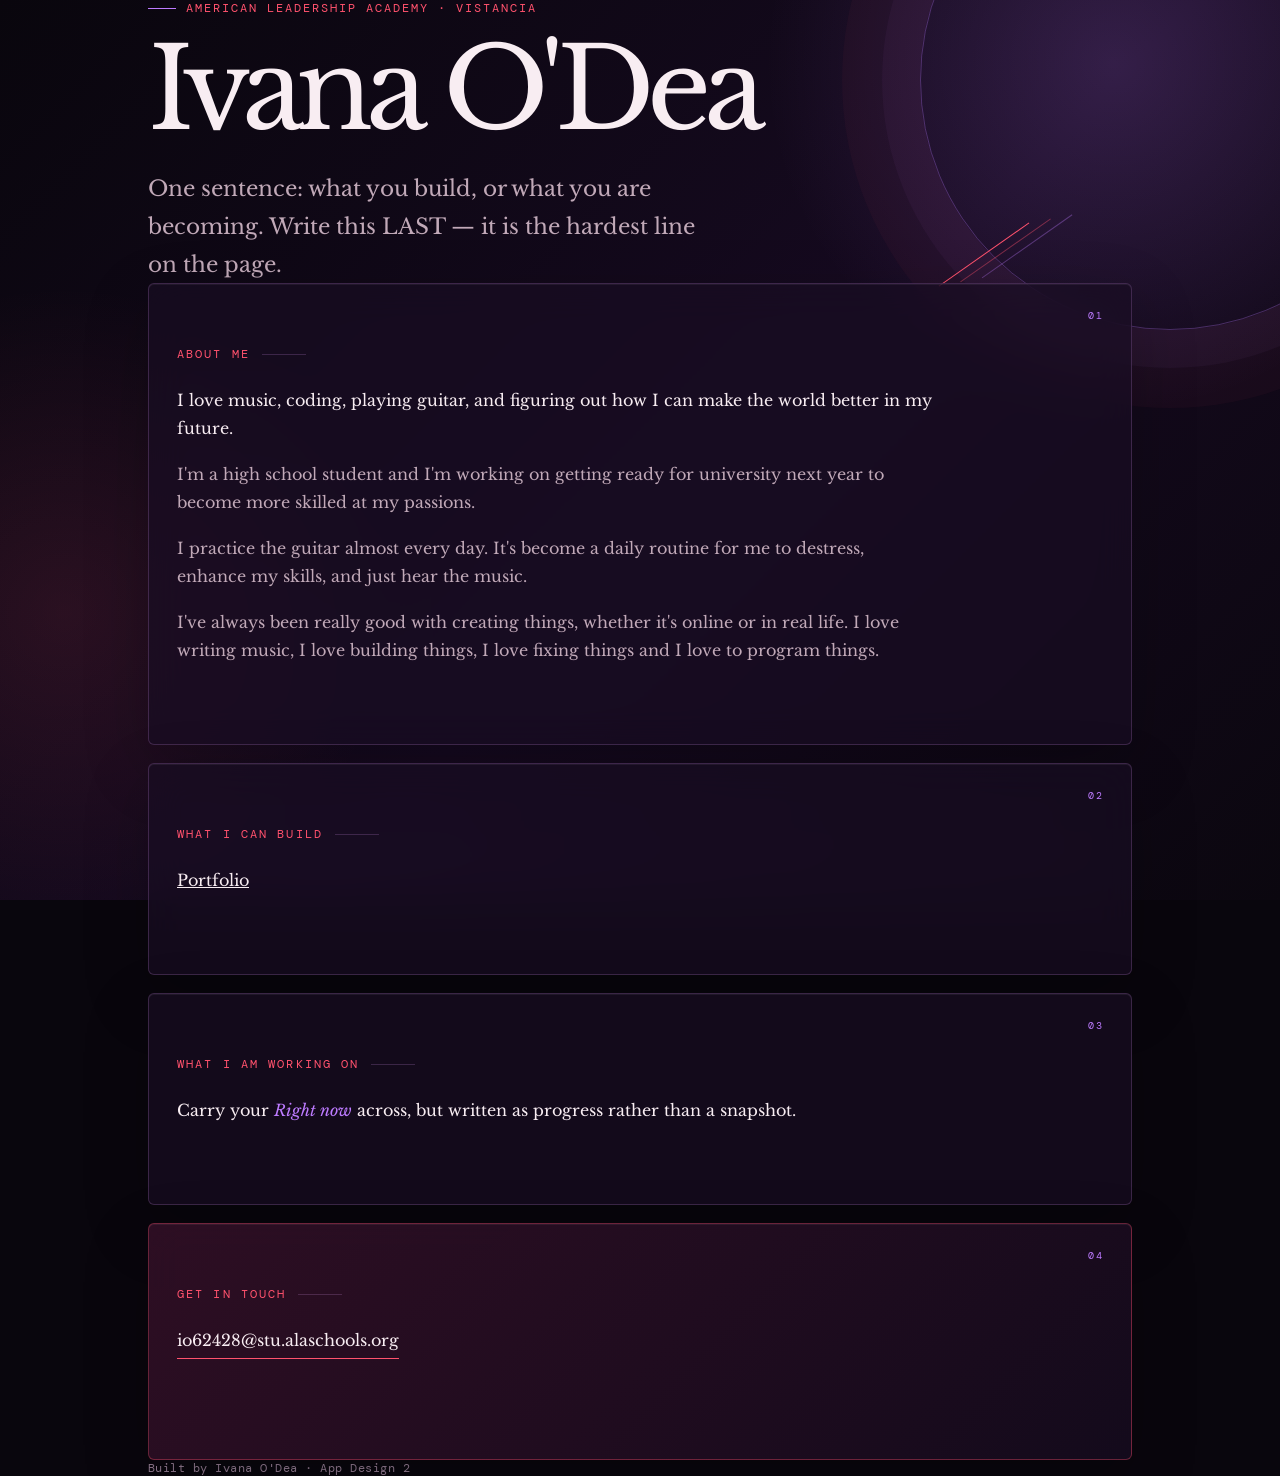
<file: profile/starters/ivana-odea/index.html>
<!doctype html>
<html lang="en">
<head>
<meta charset="utf-8">
<meta name="viewport" content="width=device-width,initial-scale=1">
<title>Ivana O&#x27;Dea</title>
<link rel="stylesheet" href="styles.css">
</head>
<body>

<!-- YOUR WORDS, CARRIED FORWARD.
     Everything below came off your own This Is Me page. Nothing here is filler and nothing
     is finished. Your job this week is to turn it into a page you would send to someone.

     The structure is a suggestion. Move it, cut it, rename the sections. What you may NOT
     do is leave a heading with nothing under it. -->

<header class="wrap">
  <p class="eyebrow">American Leadership Academy &middot; Vistancia</p>
  <h1>Ivana O&#x27;Dea</h1>
  <p class="tagline">One sentence: what you build, or what you are becoming. Write this LAST —
  it is the hardest line on the page.</p>
</header>

<main class="wrap">

  <section>
    <h2>About me</h2>
    <p>I love music, coding, playing guitar, and figuring out how I can make the world better in my future.</p>
    <p>I'm a high school student and I'm working on getting ready for university next year to become more skilled at my passions.</p>
    <p>I practice the guitar almost every day. It's become a daily routine for me to destress, enhance my skills, and just hear the music.</p>
    <p>I've always been really good with creating things, whether it's online or in real life. I love writing music, I love building things, I love fixing things and I love to program things.</p>
  </section>

  <section>
    <h2>What I can build</h2>
    <p><a href="https://whenitstime.github.io/ala2627-ivanao-deaCTE-AD/">Portfolio</a></p>
  </section>

  <section>
    <h2>What I am working on</h2>
    <p>Carry your <em>Right now</em> across, but written as progress rather than a snapshot.</p>
  </section>

  <section class="contact">
    <h2>Get in touch</h2>
    <p><a href="mailto:io62428@stu.alaschools.org">io62428@stu.alaschools.org</a></p>
  </section>

</main>

<footer class="wrap">Built by Ivana O'Dea &middot; App Design 2</footer>
</body>
</html>
</file>
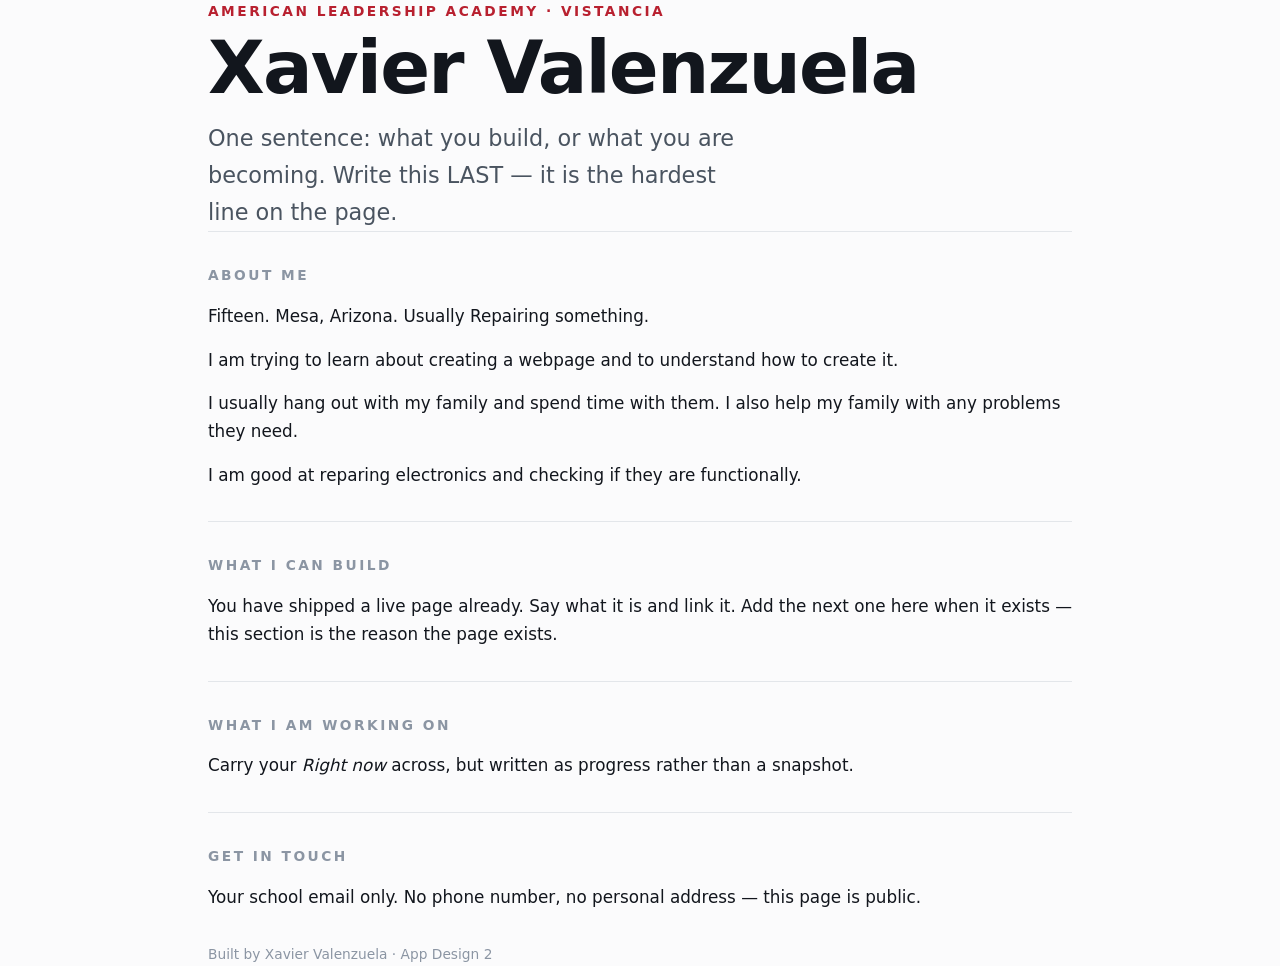
<file: profile/starters/xavier-valenzuela/index.html>
<!doctype html>
<html lang="en">
<head>
<meta charset="utf-8">
<meta name="viewport" content="width=device-width,initial-scale=1">
<title>Xavier Valenzuela</title>
<link rel="stylesheet" href="styles.css">
</head>
<body>

<!-- YOUR WORDS, CARRIED FORWARD.
     Everything below came off your own This Is Me page. Nothing here is filler and nothing
     is finished. Your job this week is to turn it into a page you would send to someone.

     The structure is a suggestion. Move it, cut it, rename the sections. What you may NOT
     do is leave a heading with nothing under it. -->

<header class="wrap">
  <p class="eyebrow">American Leadership Academy &middot; Vistancia</p>
  <h1>Xavier Valenzuela</h1>
  <p class="tagline">One sentence: what you build, or what you are becoming. Write this LAST —
  it is the hardest line on the page.</p>
</header>

<main class="wrap">

  <section>
    <h2>About me</h2>
    <p>Fifteen. Mesa, Arizona. Usually Repairing something.</p>
    <p>I am trying to learn about creating a webpage and to understand how to create it.</p>
    <p>I usually hang out with my family and spend time with them. I also help my family with any problems they need.</p>
    <p>I am good at reparing electronics and checking if they are functionally.</p>
  </section>

  <section>
    <h2>What I can build</h2>
    <p>You have shipped a live page already. Say what it is and link it. Add the next one here
    when it exists — this section is the reason the page exists.</p>
  </section>

  <section>
    <h2>What I am working on</h2>
    <p>Carry your <em>Right now</em> across, but written as progress rather than a snapshot.</p>
  </section>

  <section class="contact">
    <h2>Get in touch</h2>
    <p>Your school email only. No phone number, no personal address — this page is public.</p>
  </section>

</main>

<footer class="wrap">Built by Xavier Valenzuela &middot; App Design 2</footer>
</body>
</html>
</file>
<file: styles.css>
@import url('https://fonts.googleapis.com/css2?family=DM+Mono:wght@400;500&family=Libre+Baskerville:ital,wght@0,400;1,400&family=Space+Grotesk:wght@400;500;600;700&display=swap');

:root {
  --ink: #f4f4ee;
  --soft: #c8d0ce;
  --muted: #869391;
  --cyan: #7de7df;
  --coral: #ff856b;
  --line: rgba(214, 239, 234, .16);
  --glass: rgba(24, 34, 36, .68);
  --max: 1180px;
}

*,
*::before,
*::after {
  box-sizing: border-box;
}

html {
  scroll-behavior: smooth;
}

body {
  min-width: 320px;
  margin: 0;
  overflow-x: hidden;
  background: #0c1113;
  color: var(--ink);
  font: 16px/1.6 'Space Grotesk', sans-serif;
}

body::before,
body::after {
  position: fixed;
  z-index: -1;
  content: '';
  pointer-events: none;
}

body::before {
  inset: 0;
  background: linear-gradient(125deg, #0b1113, #101b1d 48%, #171116);
}

body::after {
  top: -180px;
  right: -120px;
  width: 520px;
  height: 520px;
  border: 1px solid rgba(125, 231, 223, .14);
  border-radius: 50%;
  box-shadow: 0 0 0 42px rgba(125, 231, 223, .025), 0 0 0 85px rgba(255, 133, 107, .02);
  animation: drift 14s ease-in-out infinite alternate;
}

a {
  color: inherit;
}

.page-shell {
  max-width: var(--max);
  margin: 0 auto;
  padding: 0 30px;
}

.site-nav {
  display: flex;
  align-items: center;
  justify-content: space-between;
  min-height: 78px;
  border-bottom: 1px solid var(--line);
}

.brand,
.nav-links,
.hero-actions,
.kicker,
.archive-action,
footer {
  display: flex;
  align-items: center;
}

.brand {
  gap: 11px;
  color: var(--soft);
  font-size: 13px;
  font-weight: 600;
  text-decoration: none;
  letter-spacing: .07em;
  text-transform: uppercase;
}

.brand-mark {
  display: grid;
  width: 35px;
  height: 35px;
  place-items: center;
  border: 1px solid var(--cyan);
  border-radius: 50%;
  color: var(--cyan);
  font: 11px 'DM Mono', monospace;
}

.nav-links {
  gap: 25px;
  color: var(--muted);
  font: 11px 'DM Mono', monospace;
  letter-spacing: .04em;
  text-transform: uppercase;
}

.nav-links a {
  text-decoration: none;
  transition: color .2s ease;
}

.nav-links a:hover {
  color: var(--cyan);
}

.nav-links .nav-cta {
  padding: 9px 13px;
  border: 1px solid var(--line);
  color: var(--ink);
}

.nav-cta span,
.text-link span {
  color: var(--coral);
}

main {
  position: relative;
}

.hero {
  display: grid;
  grid-template-columns: 235px minmax(0, 1fr);
  gap: 42px;
  min-height: 650px;
  padding: 64px 0 84px;
}

.hero-stage {
  display: grid;
  grid-template-columns: minmax(0, 1fr) 190px;
  gap: 38px;
  align-items: center;
}

.hero-copy {
  animation: arrive .7s ease both;
}

.glass-panel,
.glass-card {
  background: var(--glass);
  border: 1px solid var(--line);
  box-shadow: 0 20px 70px rgba(0, 0, 0, .2);
  backdrop-filter: blur(18px);
}

.profile-card {
  align-self: start;
  padding: 20px;
  animation: arrive .7s .12s ease both;
}

.profile-photo {
  position: relative;
  display: grid;
  width: 128px;
  height: 128px;
  margin: 0 auto 21px;
  place-items: center;
  border: 1px solid var(--cyan);
  border-radius: 50%;
  background: radial-gradient(circle at 34% 28%, #ffb18d 0 8%, #8c4d67 9% 22%, #273e4a 23% 49%, #122024 50%);
  color: var(--ink);
}

.profile-photo::before {
  position: absolute;
  inset: -9px;
  border: 1px dashed rgba(125, 231, 223, .45);
  border-radius: 50%;
  content: '';
  animation: spin 20s linear infinite;
}

.profile-photo span {
  z-index: 1;
  font: 19px 'DM Mono', monospace;
  text-shadow: 0 2px 8px #0c1113;
}

.profile-label,
.note-label,
.note-signoff,
.card-number,
.card-tag {
  color: var(--muted);
  font: 10px 'DM Mono', monospace;
  letter-spacing: .09em;
  text-transform: uppercase;
}

.profile-label {
  margin-bottom: 5px;
}

.profile-card h2 {
  margin: 0 0 2px;
  font-size: 21px;
  letter-spacing: -.04em;
}

.profile-role {
  margin: 0;
  color: var(--muted);
  font-size: 12px;
  line-height: 1.45;
}

.profile-rule {
  height: 1px;
  margin: 20px 0 15px;
  background: var(--line);
}

.profile-meta {
  margin: 0;
}

.profile-meta div {
  display: flex;
  justify-content: space-between;
  gap: 12px;
  padding: 5px 0;
  font-size: 11px;
}

.profile-meta dt {
  color: var(--muted);
}

.profile-meta dd {
  margin: 0;
  color: var(--soft);
  text-align: right;
}

.profile-meta .status-dot {
  display: inline-block;
  margin-right: 4px;
}

.profile-link {
  display: block;
  margin-top: 20px;
  color: var(--cyan);
  font: 10px 'DM Mono', monospace;
  text-decoration: none;
  text-transform: uppercase;
}

.profile-link span {
  margin-left: 7px;
  color: var(--coral);
}

.kicker {
  gap: 9px;
  margin: 0 0 21px;
  color: var(--cyan);
  font: 10px 'DM Mono', monospace;
  letter-spacing: .1em;
  text-transform: uppercase;
}

.status-dot {
  display: inline-block;
  width: 7px;
  height: 7px;
  border-radius: 50%;
  background: var(--coral);
  box-shadow: 0 0 0 5px rgba(255, 133, 107, .1);
}

h1,
h2,
h3,
p {
  margin-top: 0;
}

h1,
h2 {
  margin-bottom: 26px;
  font-weight: 600;
  line-height: 1.03;
  letter-spacing: -.065em;
}

h1 {
  max-width: 690px;
  font-size: clamp(3.2rem, 7vw, 6.6rem);
}

h2 {
  font-size: clamp(2.5rem, 5vw, 4.6rem);
}

em {
  color: var(--soft);
  font-family: 'Libre Baskerville', Georgia, serif;
  font-weight: 400;
}

.hero-intro {
  max-width: 465px;
  margin-bottom: 34px;
  color: var(--soft);
  font-size: 17px;
}

.hero-actions {
  gap: 24px;
  flex-wrap: wrap;
}

.button {
  display: inline-flex;
  gap: 15px;
  align-items: center;
  padding: 13px 16px;
  font-size: 12px;
  font-weight: 600;
  text-decoration: none;
  text-transform: uppercase;
  transition: transform .2s ease, background .2s ease;
}

.button:hover,
.round-link:hover {
  transform: translateY(-3px);
}

.button-primary {
  background: var(--cyan);
  color: #0c1113;
}

.button-primary:hover {
  background: #b2f6ef;
}

.text-link {
  color: var(--soft);
  font: 11px 'DM Mono', monospace;
  text-underline-offset: 6px;
  text-transform: uppercase;
}

.text-link span {
  margin-left: 7px;
  text-decoration: none;
}

.hero-note {
  align-self: center;
  padding: 19px;
  border-color: rgba(255, 133, 107, .32);
  transform: rotate(2deg);
  animation: arrive .7s .25s ease both;
}

.hero-note p {
  margin: 18px 0;
  color: var(--soft);
  font: italic 15px/1.65 'Libre Baskerville', Georgia, serif;
}

.note-line {
  display: block;
  width: 35px;
  height: 1px;
  margin-bottom: 12px;
  background: var(--coral);
}

section {
  border-top: 1px solid var(--line);
}

.about-section,
.now-section,
.assignments-panel {
  padding: 100px 0;
}

.about-section {
  display: grid;
  grid-template-columns: .9fr 1fr;
  gap: 90px;
}

.section-heading .kicker {
  margin-bottom: 22px;
}

.section-heading h2 {
  margin-bottom: 0;
}

.about-copy {
  max-width: 500px;
  padding-top: 36px;
  color: var(--muted);
}

.about-copy p {
  margin-bottom: 22px;
}

.about-copy .large-copy {
  color: var(--soft);
  font-size: 20px;
  line-height: 1.55;
}

.split-heading {
  display: flex;
  align-items: end;
  justify-content: space-between;
  gap: 30px;
  margin-bottom: 46px;
}

.section-aside {
  max-width: 190px;
  margin: 0 0 7px;
  color: var(--muted);
  font: 12px/1.5 'DM Mono', monospace;
}

.now-grid {
  display: grid;
  grid-template-columns: repeat(3, 1fr);
  gap: 14px;
}

.glass-card {
  min-height: 292px;
  padding: 25px;
  transition: border-color .25s ease, transform .25s ease;
}

.glass-card:hover {
  border-color: rgba(125, 231, 223, .65);
  transform: translateY(-5px);
}

.featured-card {
  background: linear-gradient(145deg, rgba(125, 231, 223, .15), rgba(255, 255, 255, .035));
}

.card-number {
  color: var(--cyan);
}

.glass-card h3 {
  margin: 90px 0 11px;
  font-size: 19px;
  letter-spacing: -.04em;
}

.glass-card p {
  min-height: 78px;
  color: var(--muted);
  font-size: 13px;
  line-height: 1.65;
}

.card-tag {
  color: var(--soft);
  font-size: 9px;
}

.assignments-panel {
  display: grid;
  grid-template-columns: 1fr 1fr;
  gap: 80px;
  align-items: center;
  border-bottom: 1px solid var(--line);
}

.assignments-panel h2 {
  margin-bottom: 0;
}

.archive-action {
  justify-content: space-between;
  gap: 25px;
  padding: 28px 0 28px 32px;
  border-left: 1px solid var(--line);
}

.archive-action p {
  max-width: 250px;
  margin: 0;
  color: var(--muted);
  font-size: 14px;
}

.round-link {
  display: grid;
  flex: 0 0 auto;
  width: 61px;
  height: 61px;
  place-items: center;
  border: 1px solid var(--coral);
  border-radius: 50%;
  color: var(--coral);
  font-size: 21px;
  text-decoration: none;
  transition: transform .2s ease, background .2s ease;
}

.round-link:hover {
  background: rgba(255, 133, 107, .1);
}

footer {
  justify-content: space-between;
  padding: 24px 0 32px;
  color: var(--muted);
  font: 9px 'DM Mono', monospace;
  letter-spacing: .05em;
  text-transform: uppercase;
}

@keyframes arrive {
  from {
    opacity: 0;
    transform: translateY(14px);
  }

  to {
    opacity: 1;
    transform: translateY(0);
  }
}

@keyframes drift {
  from {
    transform: translate3d(0, 0, 0) rotate(0);
  }

  to {
    transform: translate3d(-24px, 28px, 0) rotate(16deg);
  }
}

@keyframes spin {
  to {
    transform: rotate(360deg);
  }
}

@media (max-width: 850px) {
  .hero {
    grid-template-columns: 190px minmax(0, 1fr);
    gap: 25px;
  }

  .hero-stage {
    grid-template-columns: 1fr;
    gap: 34px;
  }

  .hero-note {
    justify-self: end;
    max-width: 220px;
  }

  .about-section {
    gap: 45px;
  }
}

@media (max-width: 650px) {
  .page-shell {
    padding: 0 19px;
  }

  .site-nav {
    min-height: 68px;
  }

  .nav-links {
    gap: 12px;
  }

  .nav-links a:not(.nav-cta) {
    display: none;
  }

  .nav-links .nav-cta {
    padding: 8px 9px;
    font-size: 9px;
  }

  .hero {
    display: block;
    min-height: 0;
    padding: 38px 0 60px;
  }

  .profile-card {
    max-width: 300px;
    margin-bottom: 55px;
  }

  .hero-stage {
    display: block;
  }

  h1 {
    font-size: clamp(3rem, 15vw, 5rem);
  }

  .hero-note {
    margin: 42px 0 0 auto;
  }

  .about-section,
  .assignments-panel {
    grid-template-columns: 1fr;
    gap: 28px;
  }

  .about-section,
  .now-section,
  .assignments-panel {
    padding: 70px 0;
  }

  .about-copy {
    padding-top: 0;
  }

  .split-heading {
    display: block;
    margin-bottom: 34px;
  }

  .section-aside {
    margin-top: 23px;
  }

  .now-grid {
    grid-template-columns: 1fr;
  }

  .glass-card {
    min-height: 240px;
  }

  .glass-card h3 {
    margin-top: 63px;
  }

  .archive-action {
    padding: 26px 0 0;
    border-top: 1px solid var(--line);
    border-left: 0;
  }

  footer {
    display: block;
  }

  footer p+p {
    margin-bottom: 0;
  }
}

+@media (prefers-reduced-motion: reduce) {

  *,
  *::before,
  *::after {
    scroll-behavior: auto !important;
    animation-duration: .01ms !important;
    transition-duration: .01ms !important;
  }
}
</file>
<file: assignments/styles.css>
@import url('https://fonts.googleapis.com/css2?family=DM+Mono:wght@400;500&family=Libre+Baskerville:ital,wght@0,400;1,400&family=Space+Grotesk:wght@400;500;600;700&display=swap');

[data-theme="midnight"] {
  --bg: #140d18;
  --surface: rgba(43, 24, 48, .72);
  --text: #f8eee9;
  --muted: #b39aa9;
  --accent: #d9a0d2;
  --accent-2: #dc6470;
  --line: rgba(245, 204, 224, .18);
}

[data-theme="paper"] {
  --bg: #eef0eb;
  --surface: rgba(255, 255, 255, .78);
  --text: #182022;
  --muted: #65716e;
  --accent: #176f69;
  --accent-2: #c04d38;
  --line: rgba(24, 32, 34, .15);
}

[data-theme="sunset"] {
  --bg: #1c1118;
  --surface: rgba(54, 27, 41, .72);
  --text: #fff0ea;
  --muted: #c39aa9;
  --accent: #ff8ea7;
  --accent-2: #ffc16b;
  --line: rgba(255, 220, 225, .17);
}

[data-theme="forest"] {
  --bg: #0b1712;
  --surface: rgba(20, 43, 31, .74);
  --text: #edf7ee;
  --muted: #8db6a0;
  --accent: #65e09a;
  --accent-2: #f6bd55;
  --line: rgba(210, 244, 220, .16);
}

[data-theme="candy"] {
  --bg: #211326;
  --surface: rgba(56, 27, 58, .74);
  --text: #fff1fb;
  --muted: #c49dbb;
  --accent: #ef79e9;
  --accent-2: #6de0ef;
  --line: rgba(255, 225, 250, .17);
}

[data-theme="mono"] {
  --bg: #111;
  --surface: rgba(35, 35, 35, .78);
  --text: #f5f5f5;
  --muted: #a1a1a1;
  --accent: #fff;
  --accent-2: #aaa;
  --line: rgba(255, 255, 255, .2);
}

[data-font="sans"] {
  --face: 'Space Grotesk', sans-serif;
}

[data-font="serif"] {
  --face: 'Libre Baskerville', Georgia, serif;
}

[data-font="mono"] {
  --face: 'DM Mono', monospace;
}

:root {
  --radius: 3px;
  --pad: 20px;
  --max: 960px;
}

*,
*::before,
*::after {
  box-sizing: border-box;
}

html {
  scroll-behavior: smooth;
}

body {
  min-width: 320px;
  margin: 0;
  overflow-x: hidden;
  background: var(--bg);
  color: var(--text);
  font: 16px/1.65 var(--face);
  transition: background .25s ease, color .25s ease;
}

body::before,
body::after {
  position: fixed;
  z-index: -1;
  content: '';
  pointer-events: none;
}

body::before {
  inset: 0;
  background: linear-gradient(125deg, var(--bg), transparent 52%, color-mix(in srgb, var(--accent-2) 10%, transparent));
}

body::after {
  top: -170px;
  right: -120px;
  width: 470px;
  height: 470px;
  border: 1px solid color-mix(in srgb, var(--accent) 30%, transparent);
  border-radius: 50%;
  box-shadow: 0 0 0 38px color-mix(in srgb, var(--accent) 5%, transparent), 0 0 0 80px color-mix(in srgb, var(--accent-2) 4%, transparent);
  animation: drift 14s ease-in-out infinite alternate;
}

a {
  color: inherit;
}

main {
  max-width: var(--max);
  margin: 0 auto;
  padding: 0 var(--pad);
}

section {
  padding: 68px 0;
  border-bottom: 1px solid var(--line);
}

section:last-of-type {
  border-bottom: 0;
}

.controls {
  position: sticky;
  top: 0;
  z-index: 10;
  display: flex;
  gap: 20px;
  align-items: center;
  flex-wrap: wrap;
  padding: 12px var(--pad);
  background: color-mix(in srgb, var(--bg) 78%, transparent);
  border-bottom: 1px solid var(--line);
  backdrop-filter: blur(18px);
}

.controls-label,
.control-name {
  color: var(--muted);
  font: 10px 'DM Mono', monospace;
  letter-spacing: .12em;
  text-transform: uppercase;
}

.control {
  display: flex;
  align-items: center;
  gap: 8px;
}

.swatches,
.pills {
  display: flex;
  gap: 5px;
}

.sw {
  width: 22px;
  height: 22px;
  padding: 0;
  cursor: pointer;
  border: 2px solid transparent;
  border-radius: 50%;
}

.sw.is-on {
  border-color: var(--text);
  box-shadow: 0 0 0 2px var(--bg);
}

.sw-midnight {
  background: #0c1113;
}

.sw-paper {
  background: #eef0eb;
}

.sw-sunset {
  background: #ff8ea7;
}

.sw-forest {
  background: #65e09a;
}

.sw-candy {
  background: #ef79e9;
}

.sw-mono {
  background: #fff;
}

.pills button,
.picker button {
  cursor: pointer;
  font: inherit;
  font-size: 12px;
}

.pills button {
  padding: 5px 10px;
  background: transparent;
  color: var(--muted);
  border: 1px solid var(--line);
  border-radius: var(--radius);
}

.pills button.is-on {
  background: var(--accent);
  color: var(--bg);
  border-color: var(--accent);
}

.hero {
  position: relative;
  padding: 86px 0 74px;
}

.hero::before {
  position: absolute;
  top: 55px;
  right: 0;
  content: 'IO / 001';
  color: var(--accent);
  font: 10px 'DM Mono', monospace;
  letter-spacing: .14em;
  opacity: .8;
}

.eyebrow {
  max-width: 600px;
  margin: 0 0 18px;
  color: var(--accent);
  font: 10px 'DM Mono', monospace;
  letter-spacing: .13em;
  text-transform: uppercase;
}

h1,
h2,
h3 {
  line-height: 1.05;
}

h1 {
  max-width: 720px;
  margin: 0 0 22px;
  font-size: clamp(3.5rem, 10vw, 7rem);
  font-weight: 600;
  letter-spacing: -.07em;
}

h2 {
  margin: 0 0 22px;
  font-size: clamp(2rem, 5vw, 3.4rem);
  font-weight: 600;
  letter-spacing: -.06em;
}

h3 {
  margin: 10px 0 8px;
  font-size: 20px;
  letter-spacing: -.04em;
}

.lede {
  max-width: 550px;
  margin: 0;
  color: var(--muted);
  font-size: 19px;
}

.hero-actions {
  display: flex;
  gap: 11px;
  flex-wrap: wrap;
  margin-top: 30px;
}

.btn {
  display: inline-block;
  padding: 11px 16px;
  border-radius: var(--radius);
  font-size: 12px;
  font-weight: 600;
  text-decoration: none;
  text-transform: uppercase;
  transition: transform .2s ease, background .2s ease;
}

.btn:hover {
  transform: translateY(-3px);
}

.btn-solid {
  background: var(--accent);
  color: var(--bg);
}

.btn-ghost {
  border: 1px solid var(--line);
  color: var(--text);
}

.grid {
  display: grid;
  gap: 14px;
}

[data-layout="stack"] .grid {
  grid-template-columns: 1fr;
}

[data-layout="split"] .grid {
  grid-template-columns: repeat(auto-fit, minmax(240px, 1fr));
}

[data-layout="cards"] .grid {
  grid-template-columns: repeat(auto-fit, minmax(170px, 1fr));
}

.card {
  position: relative;
  min-height: 210px;
  padding: 22px;
  background: var(--surface);
  border: 1px solid var(--line);
  border-radius: var(--radius);
  box-shadow: 0 20px 60px rgba(0, 0, 0, .14);
  backdrop-filter: blur(16px);
  opacity: 0;
  transform: translateY(10px);
  transition: opacity .5s ease, transform .5s ease, border-color .2s;
}

.card::after {
  position: absolute;
  right: 18px;
  top: 18px;
  color: var(--accent-2);
  content: '↗';
  font: 16px 'DM Mono', monospace;
}

.card.is-in {
  opacity: 1;
  transform: none;
}

.card:hover {
  border-color: var(--accent);
  transform: translateY(-4px);
}

.card-icon {
  color: var(--accent);
  font-size: 25px;
}

.card p {
  margin: 0;
  color: var(--muted);
  font-size: 14px;
}

.section-note {
  max-width: 700px;
  margin: 0 0 23px;
  color: var(--muted);
}

.nowlist {
  display: flex;
  flex-direction: column;
  gap: 0;
  margin: 0;
  padding: 0;
  list-style: none;
}

.nowlist li {
  display: flex;
  gap: 18px;
  align-items: baseline;
  padding: 14px 0;
  border-bottom: 1px dashed var(--line);
}

.now-k {
  min-width: 110px;
  color: var(--muted);
  font: 11px 'DM Mono', monospace;
  text-transform: uppercase;
}

.now-v {
  font-weight: 600;
}

.picker {
  display: flex;
  gap: 10px;
  align-items: center;
  flex-wrap: wrap;
  padding: 12px 0;
}

.picker-q {
  min-width: 205px;
  color: var(--muted);
}

.picker button {
  padding: 8px 14px;
  background: var(--surface);
  color: var(--text);
  border: 1px solid var(--line);
  border-radius: var(--radius);
  transition: border-color .15s, background .15s;
}

.picker button:hover {
  border-color: var(--accent);
}

.picker button.is-picked {
  background: var(--accent);
  color: var(--bg);
  border-color: var(--accent);
}

blockquote {
  margin: 0;
  padding: 24px;
  background: var(--surface);
  border-left: 3px solid var(--accent-2);
  border-radius: 0 var(--radius) var(--radius) 0;
  backdrop-filter: blur(16px);
}

blockquote p {
  margin: 0 0 10px;
  font: italic 21px/1.55 'Libre Baskerville', Georgia, serif;
}

cite {
  color: var(--muted);
  font-size: 13px;
}

footer {
  max-width: var(--max);
  margin: 0 auto;
  padding: 30px var(--pad) 55px;
  color: var(--muted);
  font: 10px 'DM Mono', monospace;
  letter-spacing: .05em;
  text-transform: uppercase;
}

@keyframes drift {
  from {
    transform: translate3d(0, 0, 0) rotate(0);
  }

  to {
    transform: translate3d(-24px, 28px, 0) rotate(16deg);
  }
}

@media (max-width:600px) {
  body {
    font-size: 16px;
  }

  .controls {
    gap: 12px;
  }

  .controls-label {
    width: 100%;
  }

  section {
    padding: 48px 0;
  }

  .hero {
    padding: 62px 0 52px;
  }

  h1 {
    font-size: clamp(3.2rem, 16vw, 5.5rem);
  }

  .nowlist li {
    display: block;
  }

  .now-k {
    display: block;
    margin-bottom: 4px;
  }

  .picker-q {
    min-width: 100%;
  }

  footer {
    display: block;
  }
}

@media print {
  .card {
    opacity: 1 !important;
    transform: none !important;
  }

  .controls {
    display: none;
  }

  body {
    background: #fff;
    color: #000;
  }
}

@media (prefers-reduced-motion:reduce) {

  *,
  *::before,
  *::after {
    scroll-behavior: auto !important;
    animation: none !important;
    transition: none !important;
  }

  .card {
    opacity: 1;
    transform: none;
  }
}

/* Editorial polish */
.controls {
  padding-inline: max(var(--pad), calc((100vw - var(--max)) / 2 + var(--pad)));
  box-shadow: 0 12px 30px rgba(0, 0, 0, .12);
}

.hero {
  display: grid;
  grid-template-columns: minmax(0, 1fr) 150px;
  gap: 38px;
  align-items: center;
  min-height: 590px;
}

.hero::after {
  position: absolute;
  right: 74px;
  bottom: 44px;
  width: 96px;
  height: 1px;
  background: var(--accent-2);
  box-shadow: 18px 8px 0 color-mix(in srgb, var(--accent-2) 40%, transparent), 36px 16px 0 color-mix(in srgb, var(--accent-2) 18%, transparent);
  content: '';
  transform: rotate(-35deg);
}

.hero .eyebrow::before {
  display: inline-block;
  width: 24px;
  height: 1px;
  margin: 0 10px 3px 0;
  background: var(--accent-2);
  content: '';
}

h1 {
  font-size: clamp(3.5rem, 9vw, 6.8rem);
}

.card {
  min-height: 236px;
  box-shadow: 0 24px 70px rgba(0, 0, 0, .2), inset 0 1px 0 rgba(255, 255, 255, .06);
}

.card:nth-child(2) {
  transform: translateY(18px);
}

.card:nth-child(2).is-in {
  transform: translateY(18px);
}

.card:nth-child(3) {
  background: linear-gradient(145deg, color-mix(in srgb, var(--accent-2) 10%, var(--surface)), var(--surface));
}

.card:nth-child(2):hover {
  transform: translateY(12px);
}

blockquote {
  position: relative;
  padding: 30px 32px 30px 38px;
}

blockquote::before {
  position: absolute;
  top: 11px;
  left: 14px;
  color: var(--accent-2);
  content: '“';
  font: 42px/1 'Libre Baskerville', Georgia, serif;
}

@media (max-width: 600px) {
  .hero {
    display: block;
    min-height: 0;
  }

  .hero::after {
    right: 24px;
    bottom: 25px;
  }

  .card:nth-child(2),
  .card:nth-child(2).is-in,
  .card:nth-child(2):hover {
    transform: none;
  }
}

/* Keep the default profile language serif, including utility labels. */
.controls-label,
.control-name,
.eyebrow,
.hero::before,
.now-k,
footer {
  font-family: 'Libre Baskerville', Georgia, serif;
  letter-spacing: .02em;
}

.pills button,
.picker button {
  font-family: var(--face);
}
</file>
<file: profile/example/styles.css>
/* ============================================================================
   The example profile — stylesheet.

   ONE SYSTEM, and it is small on purpose. Everything on this page is built from
   four type sizes and five spacing values. That is what makes it look designed
   rather than decorated: not more decisions, fewer decisions used everywhere.

   Read this file top to bottom. It is meant to be read.
   ========================================================================= */

:root{
  /* type — four sizes, nothing else */
  --t-hero: clamp(2.4rem, 7vw, 4.6rem);
  --t-head: clamp(1.15rem, 2vw, 1.4rem);
  --t-body: 1.05rem;
  --t-small: .86rem;

  /* space — five values, nothing else */
  --s-1: 4px;  --s-2: 8px;  --s-3: 16px;  --s-4: 32px;  --s-5: 64px;

  --ink:#12161d; --soft:#4a5460; --faint:#8b95a3;
  --line:#e3e6ea; --bg:#fbfbfc; --card:#fff; --accent:#b8202f;
}
@media (prefers-color-scheme: dark){
  :root{--ink:#eef1f5; --soft:#aeb8c5; --faint:#77818f;
        --line:#232a34; --bg:#0e1116; --card:#151a21; --accent:#ff5468}
}

*{box-sizing:border-box}
html{scroll-behavior:smooth}
body{margin:0;background:var(--bg);color:var(--ink);
  font:var(--t-body)/1.65 ui-sans-serif,system-ui,-apple-system,"Segoe UI",sans-serif;
  -webkit-font-smoothing:antialiased}
.wrap{max-width:56rem;margin:0 auto;padding:0 var(--s-3)}
a{color:inherit}

/* ── the one piece of movement, and it earns its place ─────────────────────
   Sections fade up as they arrive. It gives the page a reading order and it
   costs nothing — and it is switched off entirely for anyone who has asked
   their machine for less motion. That switch is not optional politeness. */
/* NOTE THE .js — this is the important part. If the hiding lived on .rise alone and the
   JavaScript failed to load, half this page would be invisible forever and nobody would know.
   The class is added by a one-line script in <head>, so the page only opts into being hidden
   once something is definitely there to reveal it. Content first, enhancement second. */
.js .rise{opacity:0;transform:translateY(14px);
  transition:opacity .5s ease, transform .5s cubic-bezier(.2,.7,.3,1)}
.js .rise.in{opacity:1;transform:none}
@media (prefers-reduced-motion: reduce){
  html{scroll-behavior:auto}
  .js .rise{opacity:1;transform:none;transition:none}
}

/* ── header ──────────────────────────────────────────────────────────────── */
header{padding:var(--s-5) 0 var(--s-4)}
/* Square, cropped to a circle, with the aspect ratio held so the layout does not jump while it
   loads. width/height on the tag do the same job — belt and braces, because a page that shifts
   under someone's thumb is the cheapest way to look unfinished. */
.portrait{width:200px;height:200px;border-radius:50%;object-fit:cover;display:block;
  margin:0 0 var(--s-3);border:3px solid var(--card);
  box-shadow:0 6px 24px -10px rgba(0,0,0,.55)}
@media (max-width:34rem){.portrait{width:132px;height:132px}}
.eyebrow{font-size:var(--t-small);letter-spacing:.18em;text-transform:uppercase;
  color:var(--accent);font-weight:700;margin:0 0 var(--s-2)}
h1{font-size:var(--t-hero);line-height:1;letter-spacing:-.025em;margin:0 0 var(--s-3);
  font-weight:800}
.tagline{font-size:var(--t-head);color:var(--soft);margin:0;max-width:34rem}

/* ── section rhythm ──────────────────────────────────────────────────────── */
section{padding:var(--s-4) 0;border-top:1px solid var(--line)}
h2{font-size:var(--t-small);letter-spacing:.18em;text-transform:uppercase;
  color:var(--faint);margin:0 0 var(--s-3);font-weight:700}
p{margin:0 0 var(--s-3)}
p:last-child{margin-bottom:0}

/* ── what I build ────────────────────────────────────────────────────────── */
.grid{display:grid;grid-template-columns:repeat(auto-fit,minmax(15rem,1fr));gap:var(--s-3)}
.card{background:var(--card);border:1px solid var(--line);border-radius:14px;
  padding:var(--s-3)}
.card h3{font-size:var(--t-body);margin:0 0 var(--s-2);font-weight:700}
.card p{font-size:var(--t-small);color:var(--soft);margin:0}

/* ── the list rows ───────────────────────────────────────────────────────── */
.row{display:flex;gap:var(--s-3);padding:var(--s-3) 0;border-bottom:1px solid var(--line);
  align-items:baseline;flex-wrap:wrap}
.row:last-child{border-bottom:0}
.row .when{font-size:var(--t-small);color:var(--faint);min-width:7rem;font-variant-numeric:tabular-nums}
.row .what{flex:1;min-width:14rem}
.row .what b{display:block}
.row .what span{font-size:var(--t-small);color:var(--soft)}

/* ── the tool collection ───────────────────────────────────────────────────
   Icons, not logo images. Each one is an inlined SVG with fill:currentColor, so
   it takes the page's text colour and flips with the theme for free — which a
   PNG logo cannot do. That is the whole argument for an icon set: one shape,
   any size, any colour, a few hundred bytes.
   VEX publishes no icon in the set, so those two chips are set in type instead
   of faking a mark that does not exist. */
.tools{list-style:none;display:flex;flex-wrap:wrap;gap:var(--s-2);padding:0;margin:0}
.tool{display:inline-flex;align-items:center;gap:var(--s-2);
  border:1px solid var(--line);border-radius:999px;background:var(--card);
  padding:6px 14px 6px 10px;font-size:var(--t-small);font-weight:600;
  transition:border-color .15s ease, color .15s ease}
.tool:hover{border-color:var(--accent);color:var(--accent)}
.ic{display:inline-flex;width:18px;height:18px;align-items:center;justify-content:center}
.ic svg{width:18px;height:18px;display:block}
.ic-t{font-size:.68rem;font-weight:800;letter-spacing:.02em;
  border:1.5px solid currentColor;border-radius:4px;width:22px;height:18px}

/* ── institution badges ───────────────────────────────────────────────────
   The four logos arrive at different aspect ratios — two wide wordmarks, a
   square monogram, a stacked mark. Fixing the HEIGHT and letting width follow
   is what makes a mixed set look deliberate; fixing the width would leave the
   square one tiny and the wordmarks enormous.

   The white chip is not decoration. These marks are dark artwork on a
   transparent background, so on the dark theme they would disappear entirely.
   The chip gives them the background they were drawn for, in both themes. */
/* FIXED width, not min-width. With min-width the chips sized to their own artwork and every
   row started its text at a different x — four ragged left edges reading as an accident.
   One width for all four is what makes the column a column. */
.badge{flex:0 0 auto;display:inline-flex;align-items:center;justify-content:center;
  background:#fff;border:1px solid var(--line);border-radius:8px;
  padding:6px 10px;width:150px;height:44px}
.badge img{height:28px;width:auto;max-width:132px;object-fit:contain;display:block}
@media (max-width:34rem){
  .badge{height:38px;width:112px;padding:5px 8px}
  .badge img{height:24px;max-width:104px}
}
.src{font-size:var(--t-small);color:var(--faint);margin:var(--s-3) 0 0}

/* ── contact ─────────────────────────────────────────────────────────────── */
.contact a{display:inline-block;margin:0 var(--s-3) var(--s-2) 0;font-weight:700;
  text-decoration:none;border-bottom:2px solid var(--accent);padding-bottom:2px;
  transition:color .15s ease, border-color .15s ease}
.contact a:hover{color:var(--accent)}
.contact a:focus-visible{outline:3px solid var(--accent);outline-offset:3px;border-radius:3px}

footer{padding:var(--s-4) 0 var(--s-5);color:var(--faint);font-size:var(--t-small)}
</file>
<file: profile/starters/ivana-odea/styles.css>
@import url('https://fonts.googleapis.com/css2?family=DM+Mono:wght@400;500&family=Libre+Baskerville:ital,wght@0,400;1,400&display=swap');

:root {
  --hero: clamp(3.5rem, 10vw, 7rem);
  --head: clamp(2rem, 5vw, 3.2rem);
  --body: 1rem;
  --small: .78rem;
  --bg: #09060d;
  --panel: rgba(25, 13, 35, .7);
  --panel-strong: rgba(39, 17, 50, .88);
  --ink: #f8edf2;
  --soft: #c1a9b8;
  --faint: #927b91;
  --red: #ff526d;
  --violet: #bd7bff;
  --line: rgba(225, 161, 255, .19);
  --max: 64rem;
  --pad: 20px;
}

*,
*::before,
*::after {
  box-sizing: border-box;
}

html {
  scroll-behavior: smooth;
}

body {
  min-width: 320px;
  margin: 0;
  overflow-x: hidden;
  background: var(--bg);
  color: var(--ink);
  font: var(--body)/1.75 'Libre Baskerville', Georgia, serif;
  -webkit-font-smoothing: antialiased;
}

body::before,
body::after {
  position: fixed;
  z-index: -1;
  pointer-events: none;
  content: '';
}

body::before {
  inset: 0;
  background: radial-gradient(circle at 87% 7%, rgba(189, 123, 255, .18), transparent 25%), radial-gradient(circle at 5% 68%, rgba(255, 82, 109, .11), transparent 24%), linear-gradient(135deg, #09060d, #160a20 55%, #0b070f);
}

body::after {
  top: -170px;
  right: -140px;
  width: 500px;
  height: 500px;
  border: 1px solid rgba(189, 123, 255, .3);
  border-radius: 50%;
  box-shadow: 0 0 0 38px rgba(189, 123, 255, .04), 0 0 0 78px rgba(255, 82, 109, .035);
  animation: orbit 16s ease-in-out infinite alternate;
}

a {
  color: inherit;
}

.wrap {
  max-width: var(--max);
  margin: 0 auto;
  padding: 0 var(--pad);
}

header {
  position: relative;
  padding: 88px 0 70px;
}

header::after {
  position: absolute;
  right: 11%;
  bottom: 28px;
  width: 110px;
  height: 1px;
  background: var(--red);
  box-shadow: 20px 9px 0 rgba(255, 82, 109, .42), 40px 18px 0 rgba(189, 123, 255, .35);
  content: '';
  transform: rotate(-35deg);
}

.eyebrow {
  margin: 0 0 18px;
  color: var(--red);
  font: var(--small) 'DM Mono', monospace;
  letter-spacing: .16em;
  text-transform: uppercase;
}

.eyebrow::before {
  display: inline-block;
  width: 28px;
  height: 1px;
  margin: 0 10px 3px 0;
  background: var(--violet);
  content: '';
}

h1 {
  max-width: 760px;
  margin: 0 0 24px;
  color: var(--ink);
  font-size: var(--hero);
  font-weight: 400;
  line-height: 1;
  letter-spacing: -.07em;
}

.tagline {
  max-width: 570px;
  margin: 0;
  color: var(--soft);
  font-size: clamp(1.1rem, 2vw, 1.35rem);
}

section {
  position: relative;
  padding: 62px 28px;
  border: 1px solid var(--line);
  border-radius: 6px;
  background: var(--panel);
  box-shadow: inset 0 1px 0 rgba(255, 255, 255, .06), 0 22px 65px rgba(0, 0, 0, .22);
  backdrop-filter: blur(18px);
  animation: rise .65s ease both;
}

section+section {
  margin-top: 18px;
}

section::before {
  position: absolute;
  top: 25px;
  right: 28px;
  color: var(--violet);
  content: '0' counter(profile-section);
  font: 10px 'DM Mono', monospace;
  letter-spacing: .15em;
}

main {
  counter-reset: profile-section;
}

section {
  counter-increment: profile-section;
}

h2 {
  margin: 0 0 24px;
  color: var(--red);
  font: var(--small) 'DM Mono', monospace;
  letter-spacing: .17em;
  text-transform: uppercase;
}

h2::after {
  display: inline-block;
  width: 44px;
  height: 1px;
  margin: 0 0 3px 12px;
  background: var(--line);
  content: '';
}

p {
  margin: 0 0 18px;
}

section p {
  max-width: 760px;
  color: var(--soft);
}

section p:first-of-type {
  color: var(--ink);
}

section em {
  color: var(--violet);
}

.contact {
  border-color: rgba(255, 82, 109, .35);
  background: linear-gradient(135deg, rgba(60, 18, 44, .72), var(--panel));
}

.contact a {
  display: inline-block;
  margin: 0 var(--pad) var(--pad) 0;
  padding-bottom: 4px;
  color: var(--ink);
  font-weight: 400;
  text-decoration: none;
  border-bottom: 1px solid var(--red);
  transition: color .2s ease, border-color .2s ease;
}

.contact a:hover,
.contact a:focus-visible {
  color: var(--red);
  border-color: var(--violet);
}

.contact a:focus-visible {
  outline: 2px solid var(--violet);
  outline-offset: 5px;
}

footer {
  padding: 42px var(--pad) 65px;
  color: var(--faint);
  font: var(--small) 'DM Mono', monospace;
  letter-spacing: .04em;
}

@keyframes rise {
  from {
    opacity: 0;
    transform: translateY(14px);
  }

  to {
    opacity: 1;
    transform: translateY(0);
  }
}

@keyframes orbit {
  from {
    transform: translate3d(0, 0, 0) rotate(0);
  }

  to {
    transform: translate3d(-24px, 28px, 0) rotate(14deg);
  }
}

@media (max-width: 600px) {
  header {
    padding: 62px 0 52px;
  }

  header::after {
    right: 15%;
    bottom: 20px;
  }

  h1 {
    font-size: clamp(3.3rem, 16vw, 5.5rem);
  }

  section {
    padding: 48px 20px;
  }

  section::before {
    top: 20px;
    right: 20px;
  }
}

@media (prefers-reduced-motion: reduce) {

  *,
  *::before,
  *::after {
    scroll-behavior: auto !important;
    animation: none !important;
    transition: none !important;
  }
}
</file>
<file: profile/starters/xavier-valenzuela/styles.css>
/* ============================================================================
   Xavier Valenzuela — profile stylesheet. STARTER.
   This is the example's stylesheet, handed to you whole. Change it. The point of the week
   is that you make it yours, not that you reproduce it.

   ONE SYSTEM, and it is small on purpose. Everything on this page is built from
   four type sizes and five spacing values. That is what makes it look designed
   rather than decorated: not more decisions, fewer decisions used everywhere.

   Read this file top to bottom. It is meant to be read.
   ========================================================================= */

:root{
  /* type — four sizes, nothing else */
  --t-hero: clamp(2.4rem, 7vw, 4.6rem);
  --t-head: clamp(1.15rem, 2vw, 1.4rem);
  --t-body: 1.05rem;
  --t-small: .86rem;

  /* space — five values, nothing else */
  --s-1: 4px;  --s-2: 8px;  --s-3: 16px;  --s-4: 32px;  --s-5: 64px;

  --ink:#12161d; --soft:#4a5460; --faint:#8b95a3;
  --line:#e3e6ea; --bg:#fbfbfc; --card:#fff; --accent:#b8202f;
}
@media (prefers-color-scheme: dark){
  :root{--ink:#eef1f5; --soft:#aeb8c5; --faint:#77818f;
        --line:#232a34; --bg:#0e1116; --card:#151a21; --accent:#ff5468}
}

*{box-sizing:border-box}
html{scroll-behavior:smooth}
body{margin:0;background:var(--bg);color:var(--ink);
  font:var(--t-body)/1.65 ui-sans-serif,system-ui,-apple-system,"Segoe UI",sans-serif;
  -webkit-font-smoothing:antialiased}
.wrap{max-width:56rem;margin:0 auto;padding:0 var(--s-3)}
a{color:inherit}

/* ── the one piece of movement, and it earns its place ─────────────────────
   Sections fade up as they arrive. It gives the page a reading order and it
   costs nothing — and it is switched off entirely for anyone who has asked
   their machine for less motion. That switch is not optional politeness. */
.rise{opacity:0;transform:translateY(14px);
  transition:opacity .5s ease, transform .5s cubic-bezier(.2,.7,.3,1)}
.rise.in{opacity:1;transform:none}
@media (prefers-reduced-motion: reduce){
  html{scroll-behavior:auto}
  .rise{opacity:1;transform:none;transition:none}
}

/* ── header ──────────────────────────────────────────────────────────────── */
header{padding:var(--s-5) 0 var(--s-4)}
.eyebrow{font-size:var(--t-small);letter-spacing:.18em;text-transform:uppercase;
  color:var(--accent);font-weight:700;margin:0 0 var(--s-2)}
h1{font-size:var(--t-hero);line-height:1;letter-spacing:-.025em;margin:0 0 var(--s-3);
  font-weight:800}
.tagline{font-size:var(--t-head);color:var(--soft);margin:0;max-width:34rem}

/* ── section rhythm ──────────────────────────────────────────────────────── */
section{padding:var(--s-4) 0;border-top:1px solid var(--line)}
h2{font-size:var(--t-small);letter-spacing:.18em;text-transform:uppercase;
  color:var(--faint);margin:0 0 var(--s-3);font-weight:700}
p{margin:0 0 var(--s-3)}
p:last-child{margin-bottom:0}

/* ── what I build ────────────────────────────────────────────────────────── */
.grid{display:grid;grid-template-columns:repeat(auto-fit,minmax(15rem,1fr));gap:var(--s-3)}
.card{background:var(--card);border:1px solid var(--line);border-radius:14px;
  padding:var(--s-3)}
.card h3{font-size:var(--t-body);margin:0 0 var(--s-2);font-weight:700}
.card p{font-size:var(--t-small);color:var(--soft);margin:0}

/* ── the list rows ───────────────────────────────────────────────────────── */
.row{display:flex;gap:var(--s-3);padding:var(--s-3) 0;border-bottom:1px solid var(--line);
  align-items:baseline;flex-wrap:wrap}
.row:last-child{border-bottom:0}
.row .when{font-size:var(--t-small);color:var(--faint);min-width:7rem;font-variant-numeric:tabular-nums}
.row .what{flex:1;min-width:14rem}
.row .what b{display:block}
.row .what span{font-size:var(--t-small);color:var(--soft)}

/* ── contact ─────────────────────────────────────────────────────────────── */
.contact a{display:inline-block;margin:0 var(--s-3) var(--s-2) 0;font-weight:700;
  text-decoration:none;border-bottom:2px solid var(--accent);padding-bottom:2px;
  transition:color .15s ease, border-color .15s ease}
.contact a:hover{color:var(--accent)}
.contact a:focus-visible{outline:3px solid var(--accent);outline-offset:3px;border-radius:3px}

footer{padding:var(--s-4) 0 var(--s-5);color:var(--faint);font-size:var(--t-small)}
</file>
